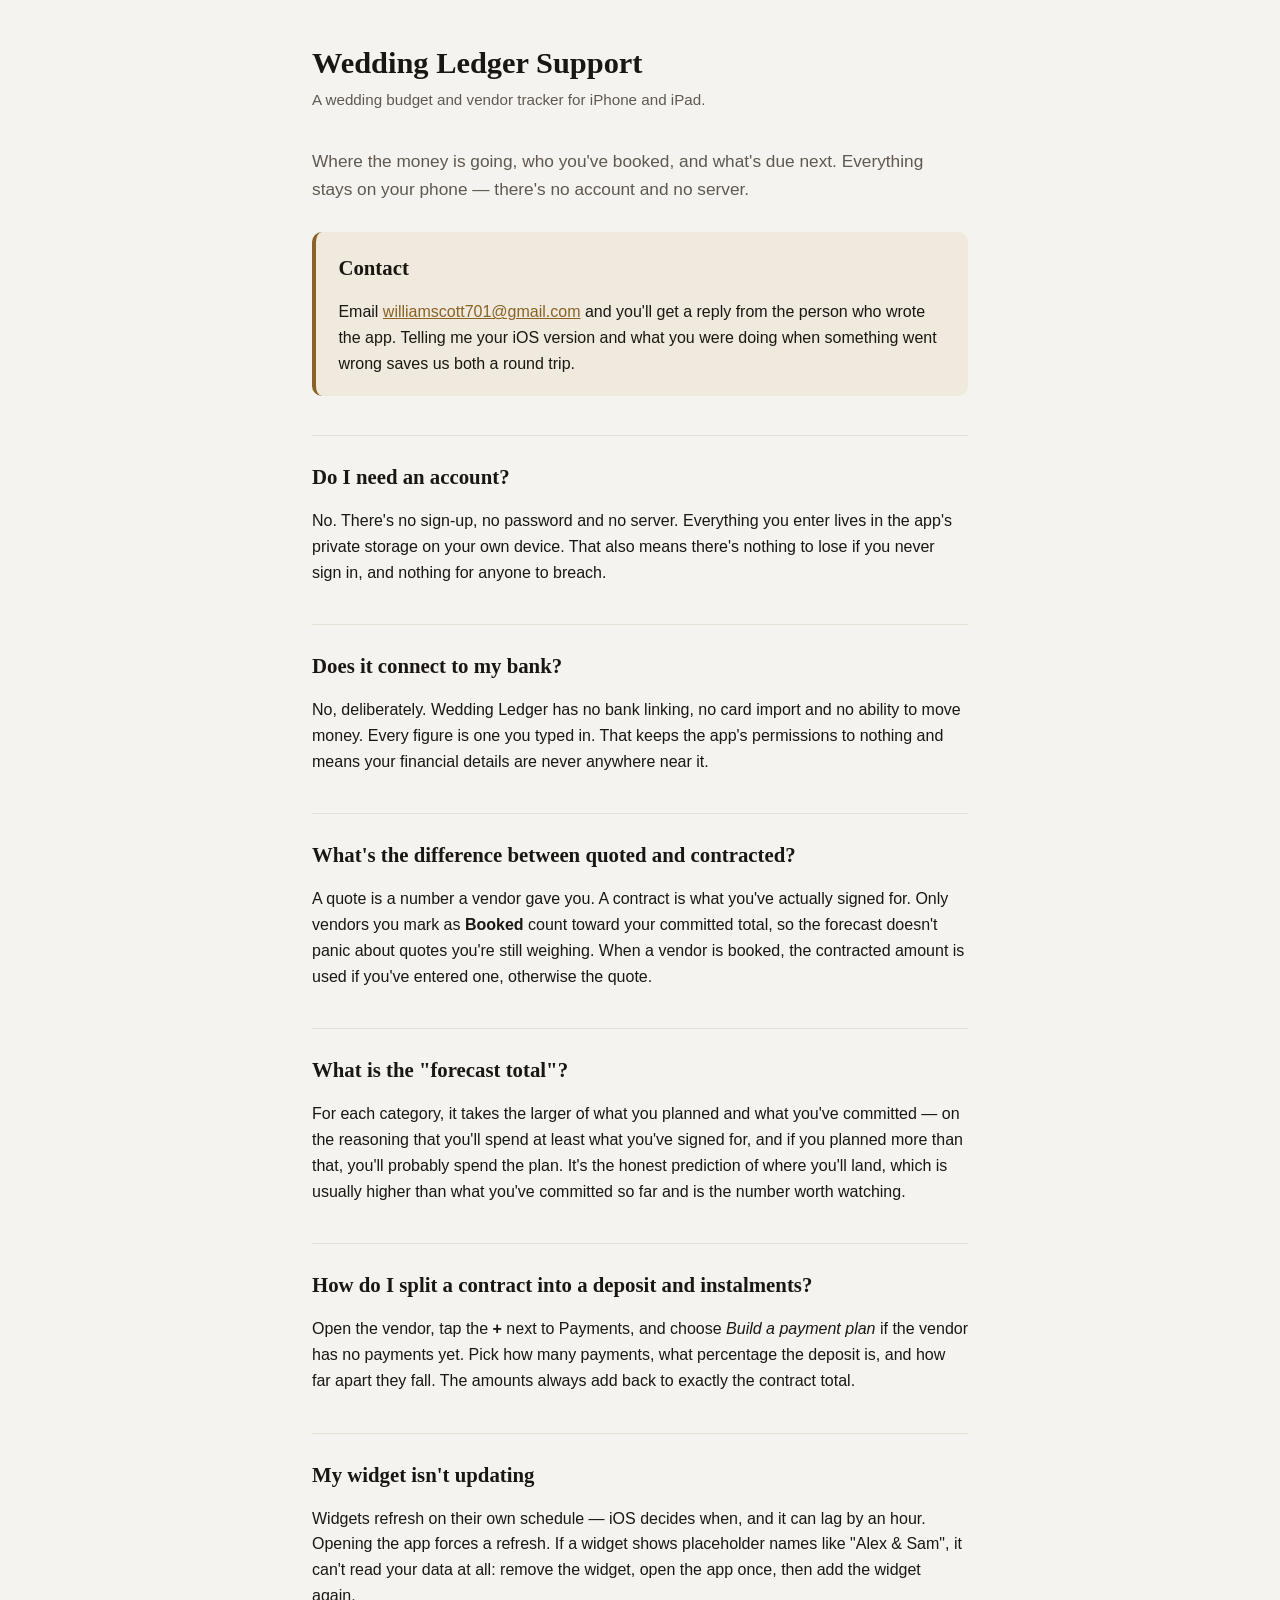
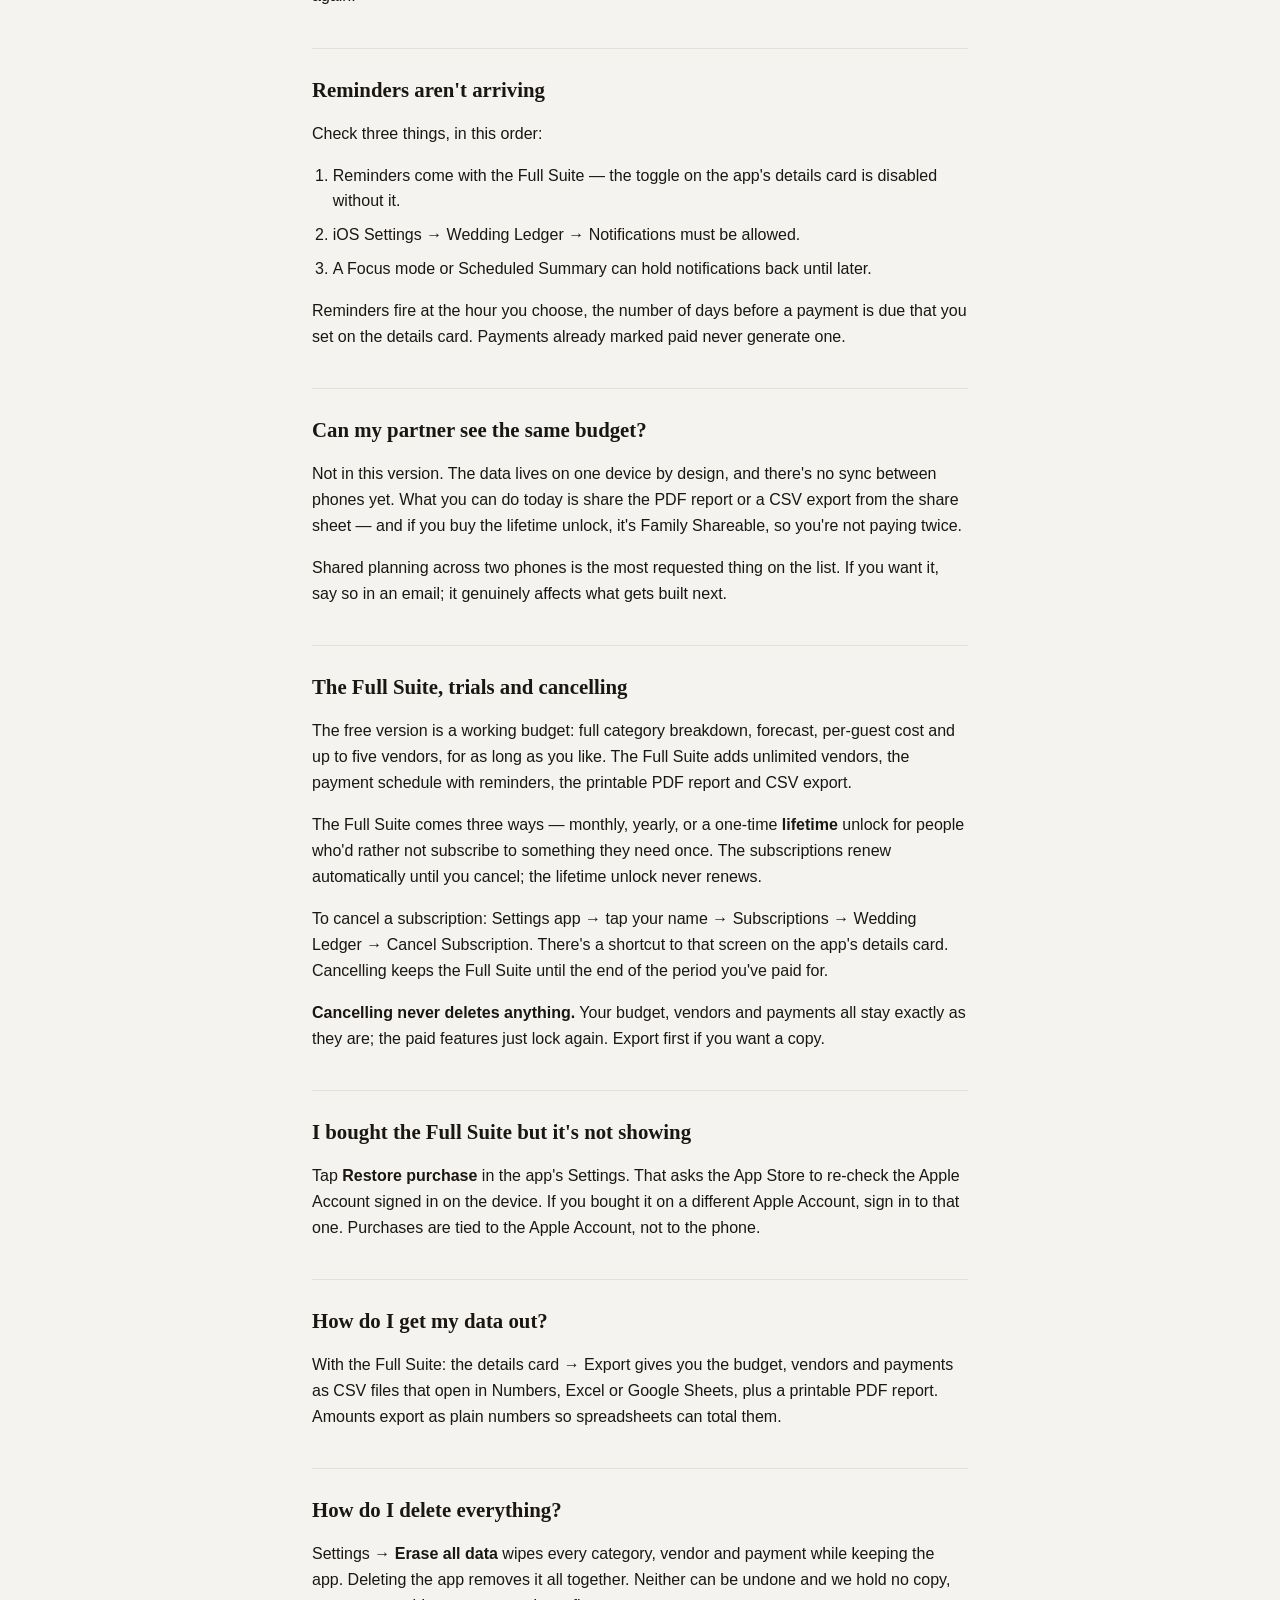
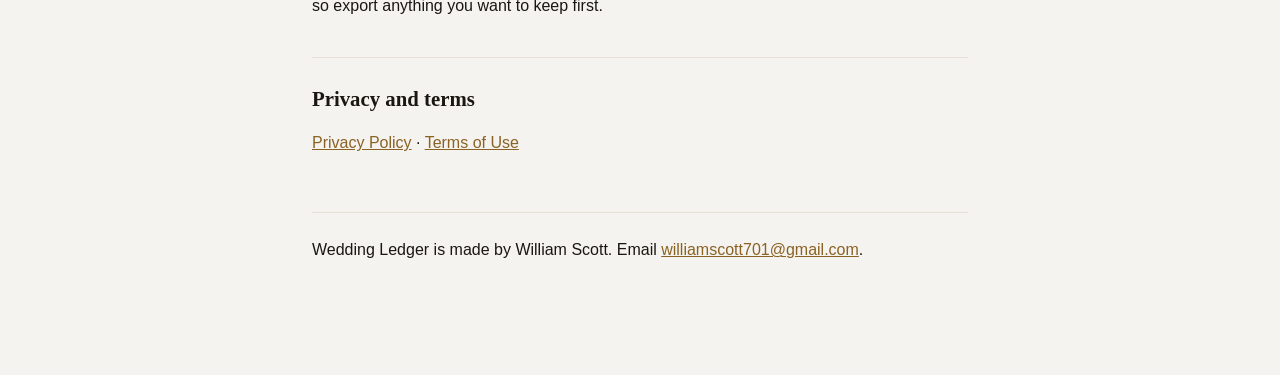
<file: index.html>
<!DOCTYPE html>
<html lang="en">
<head>
<meta charset="UTF-8">
<meta name="viewport" content="width=device-width, initial-scale=1">
<title>Wedding Ledger Support</title>
<meta name="description" content="Support, FAQ and contact for Wedding Ledger, a wedding budget and vendor tracker for iOS.">
<link rel="stylesheet" href="style.css">
<meta name="apple-itunes-app" content="app-id=6821674912">
<meta property="og:title" content="Wedding Ledger Support">
<meta property="og:description" content="Support, FAQ and contact for Wedding Ledger, a wedding budget and vendor tracker for iOS.">
<meta property="og:type" content="website">
<meta property="og:url" content="https://williamscott701.github.io/weddingledger-support/">
</head>
<body>
<main>

  <h1>Wedding Ledger Support</h1>
  <p class="meta">A wedding budget and vendor tracker for iPhone and iPad.</p>

  <p class="lede">Where the money is going, who you've booked, and what's due next. Everything stays
  on your phone &mdash; there's no account and no server.</p>

  <div class="callout">
    <h2 id="contact">Contact</h2>
    <p>Email <a href="mailto:williamscott701@gmail.com?subject=Wedding%20Ledger">williamscott701@gmail.com</a>
    and you'll get a reply from the person who wrote the app. Telling me your iOS version and what
    you were doing when something went wrong saves us both a round trip.</p>
  </div>

  <h2>Do I need an account?</h2>
  <p>No. There's no sign-up, no password and no server. Everything you enter lives in the app's
  private storage on your own device. That also means there's nothing to lose if you never sign in,
  and nothing for anyone to breach.</p>

  <h2>Does it connect to my bank?</h2>
  <p>No, deliberately. Wedding Ledger has no bank linking, no card import and no ability to move
  money. Every figure is one you typed in. That keeps the app's permissions to nothing and means
  your financial details are never anywhere near it.</p>

  <h2>What's the difference between quoted and contracted?</h2>
  <p>A quote is a number a vendor gave you. A contract is what you've actually signed for. Only
  vendors you mark as <strong>Booked</strong> count toward your committed total, so the forecast
  doesn't panic about quotes you're still weighing. When a vendor is booked, the contracted amount is
  used if you've entered one, otherwise the quote.</p>

  <h2>What is the "forecast total"?</h2>
  <p>For each category, it takes the larger of what you planned and what you've committed &mdash; on
  the reasoning that you'll spend at least what you've signed for, and if you planned more than that,
  you'll probably spend the plan. It's the honest prediction of where you'll land, which is usually
  higher than what you've committed so far and is the number worth watching.</p>

  <h2>How do I split a contract into a deposit and instalments?</h2>
  <p>Open the vendor, tap the <strong>+</strong> next to Payments, and choose <em>Build a payment
  plan</em> if the vendor has no payments yet. Pick how many payments, what percentage the deposit
  is, and how far apart they fall. The amounts always add back to exactly the contract total.</p>

  <h2>My widget isn't updating</h2>
  <p>Widgets refresh on their own schedule &mdash; iOS decides when, and it can lag by an hour.
  Opening the app forces a refresh. If a widget shows placeholder names like "Alex &amp; Sam", it
  can't read your data at all: remove the widget, open the app once, then add the widget again.</p>

  <h2>Reminders aren't arriving</h2>
  <p>Check three things, in this order:</p>
  <ol>
    <li>Reminders come with the Full Suite &mdash; the toggle on the app's details card is disabled without it.</li>
    <li>iOS Settings &rarr; Wedding Ledger &rarr; Notifications must be allowed.</li>
    <li>A Focus mode or Scheduled Summary can hold notifications back until later.</li>
  </ol>
  <p>Reminders fire at the hour you choose, the number of days before a payment is due that you set
  on the details card. Payments already marked paid never generate one.</p>

  <h2>Can my partner see the same budget?</h2>
  <p>Not in this version. The data lives on one device by design, and there's no sync between phones
  yet. What you can do today is share the PDF report or a CSV export from the share sheet &mdash;
  and if you buy the lifetime unlock, it's Family Shareable, so you're not paying twice.</p>
  <p>Shared planning across two phones is the most requested thing on the list. If you want it, say
  so in an email; it genuinely affects what gets built next.</p>

  <h2>The Full Suite, trials and cancelling</h2>
  <p>The free version is a working budget: full category breakdown, forecast, per-guest cost and up
  to five vendors, for as long as you like. The Full Suite adds unlimited vendors, the payment schedule with
  reminders, the printable PDF report and CSV export.</p>
  <p>The Full Suite comes three ways &mdash; monthly, yearly, or a one-time <strong>lifetime</strong> unlock for
  people who'd rather not subscribe to something they need once. The subscriptions renew
  automatically until you cancel; the lifetime unlock never renews.</p>
  <p>To cancel a subscription: Settings app &rarr; tap your name &rarr; Subscriptions &rarr; Wedding
  Ledger &rarr; Cancel Subscription. There's a shortcut to that screen on the app's details card.
  Cancelling keeps the Full Suite until the end of the period you've paid for.</p>
  <p><strong>Cancelling never deletes anything.</strong> Your budget, vendors and payments all stay
  exactly as they are; the paid features just lock again. Export first if you want a copy.</p>

  <h2>I bought the Full Suite but it's not showing</h2>
  <p>Tap <strong>Restore purchase</strong> in the app's Settings. That asks the App Store to re-check
  the Apple Account signed in on the device. If you bought it on a different Apple Account, sign in
  to that one. Purchases are tied to the Apple Account, not to the phone.</p>

  <h2>How do I get my data out?</h2>
  <p>With the Full Suite: the details card &rarr; Export gives you the budget, vendors and payments as CSV files that
  open in Numbers, Excel or Google Sheets, plus a printable PDF report. Amounts export as plain
  numbers so spreadsheets can total them.</p>

  <h2>How do I delete everything?</h2>
  <p>Settings &rarr; <strong>Erase all data</strong> wipes every category, vendor and payment while
  keeping the app. Deleting the app removes it all together. Neither can be undone and we hold no
  copy, so export anything you want to keep first.</p>

  <h2>Privacy and terms</h2>
  <p><a href="privacy.html">Privacy Policy</a> &middot; <a href="terms.html">Terms of Use</a></p>

  <footer>
    <p>Wedding Ledger is made by William Scott.
    Email <a href="mailto:williamscott701@gmail.com">williamscott701@gmail.com</a>.</p>
  </footer>
</main>
</body>
</html>
</file>
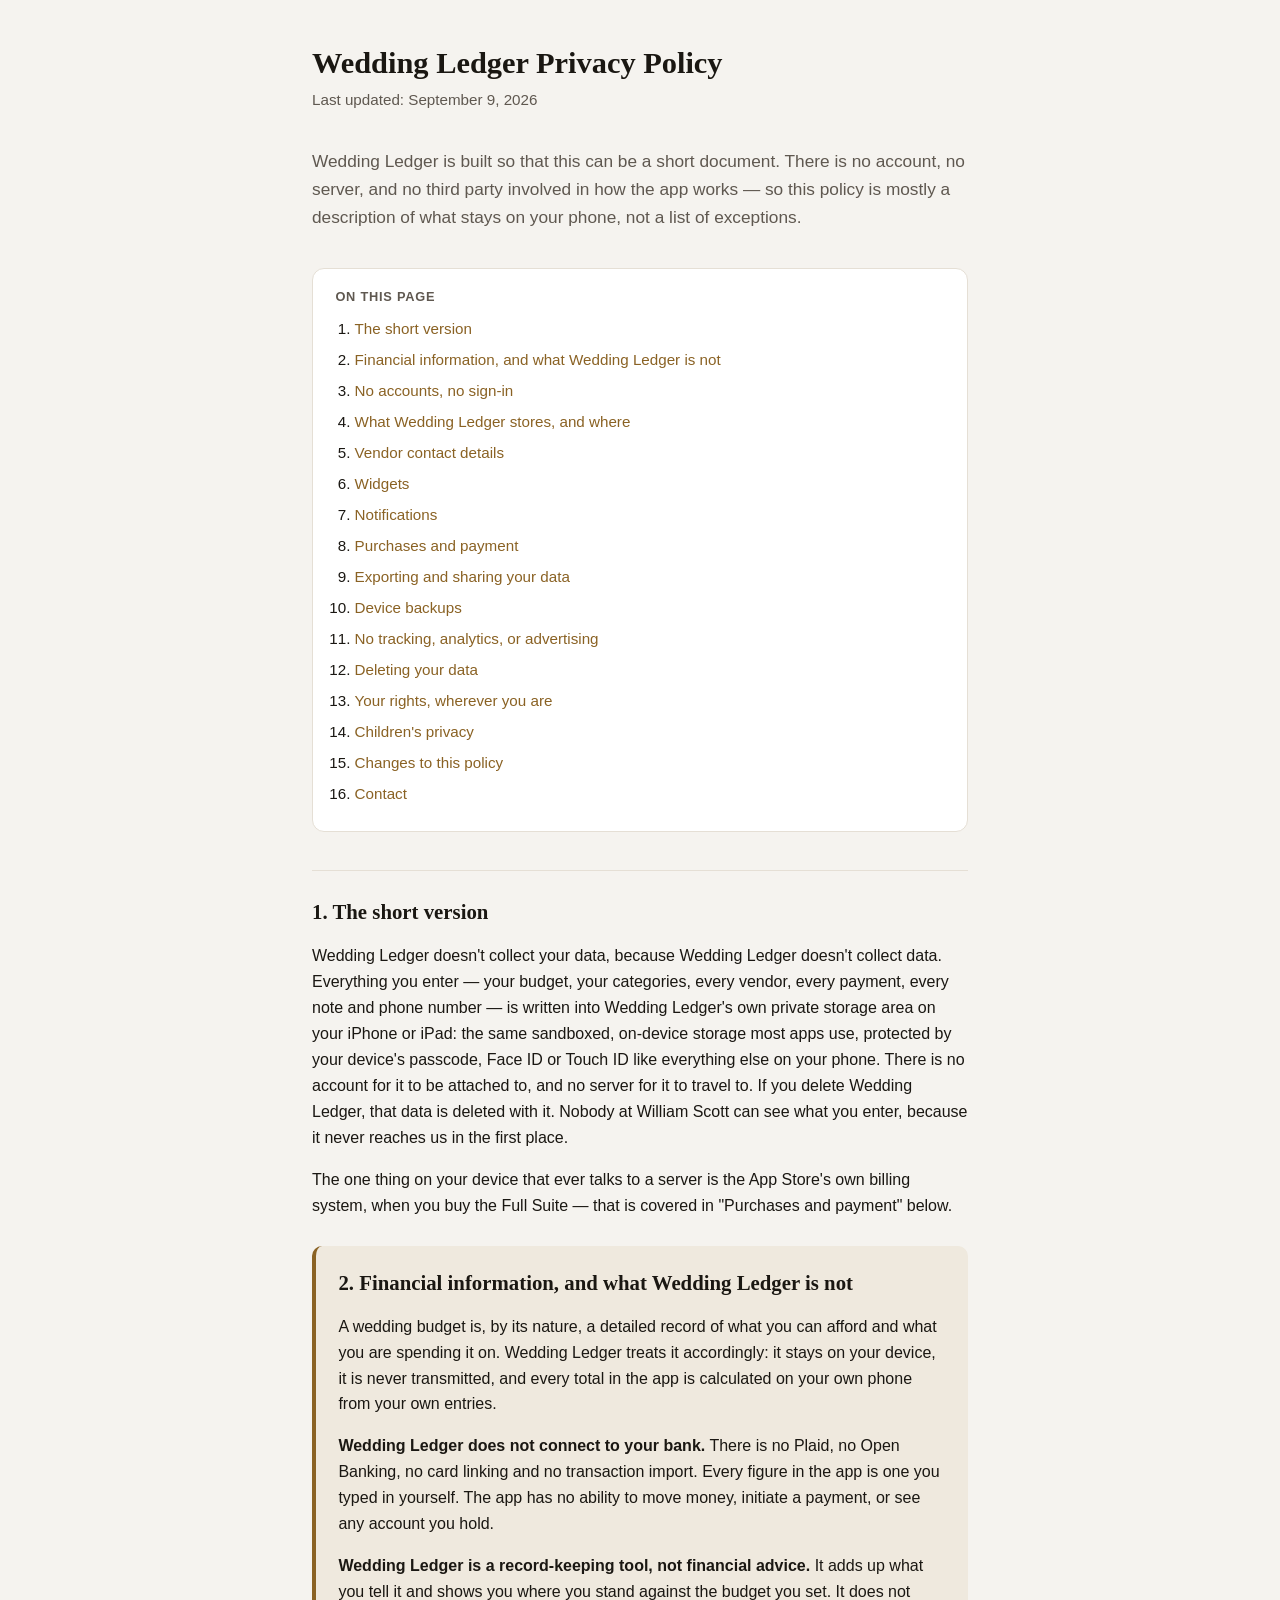
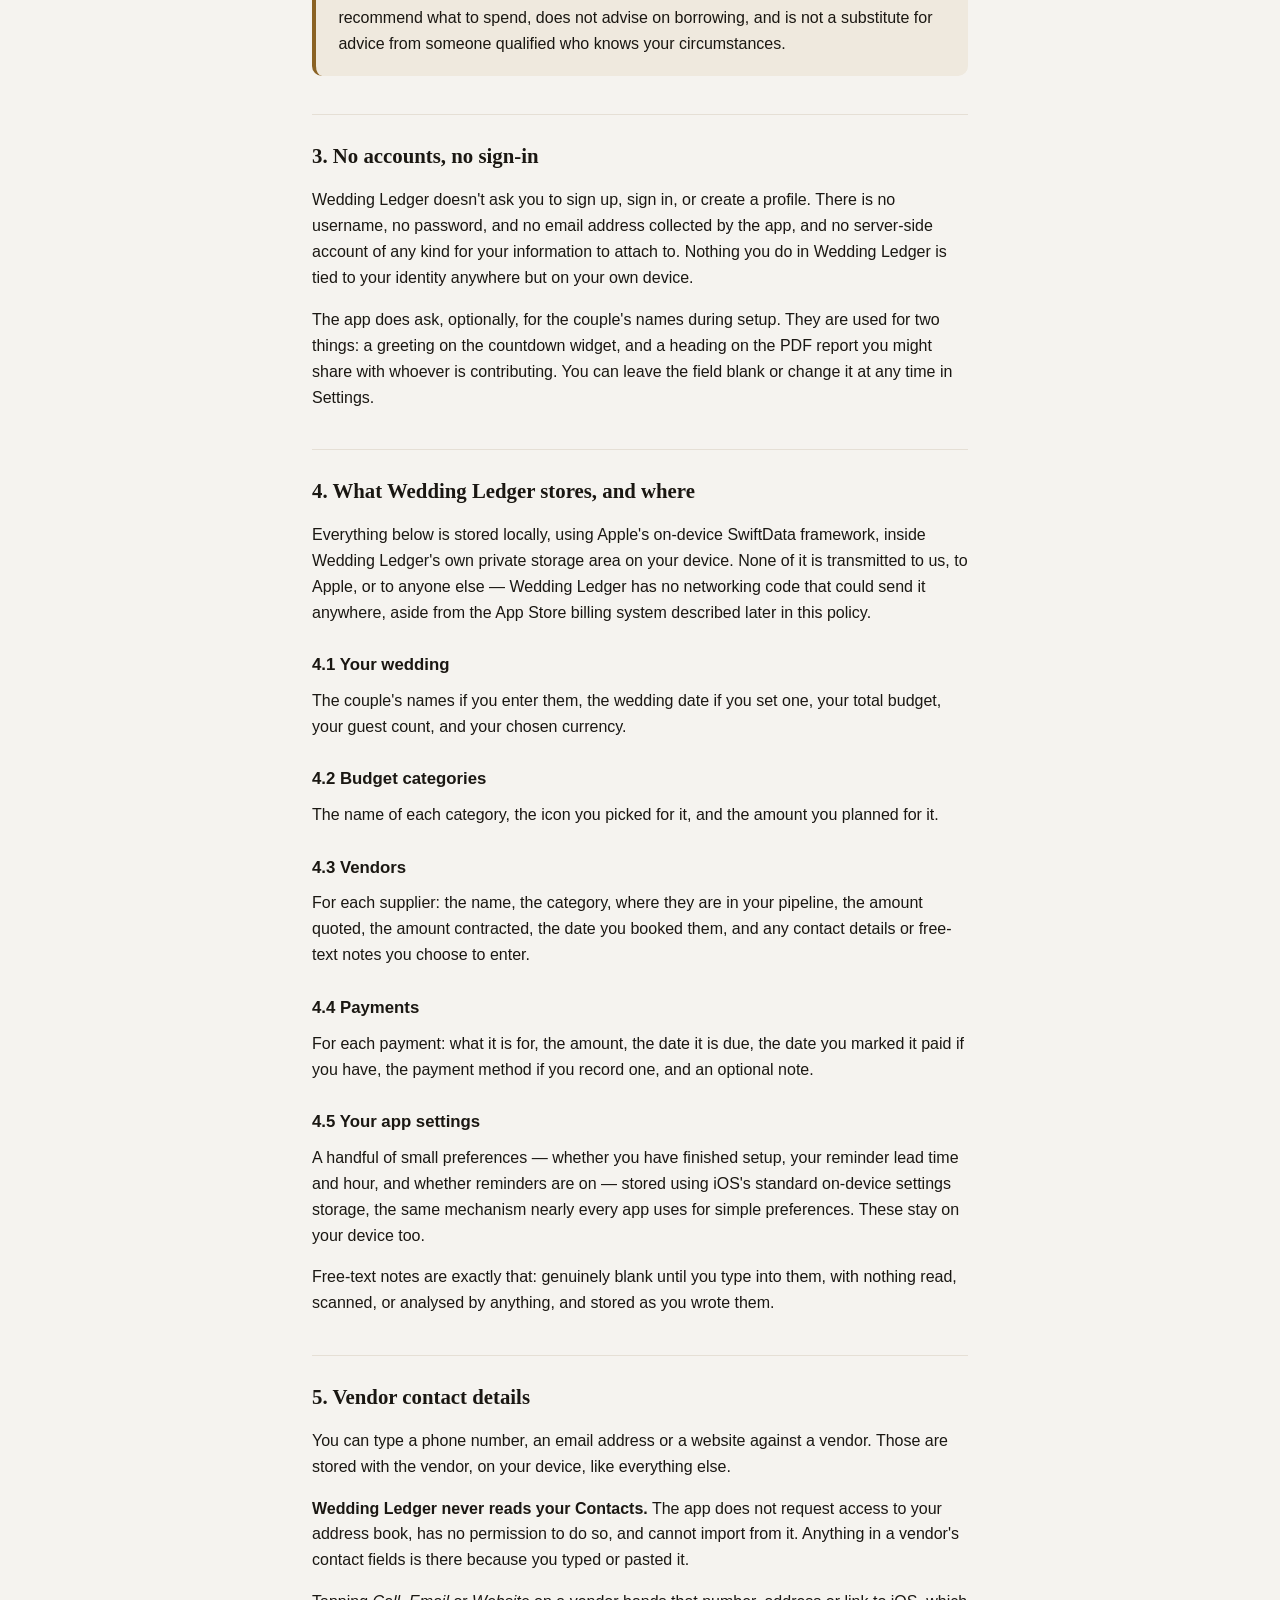
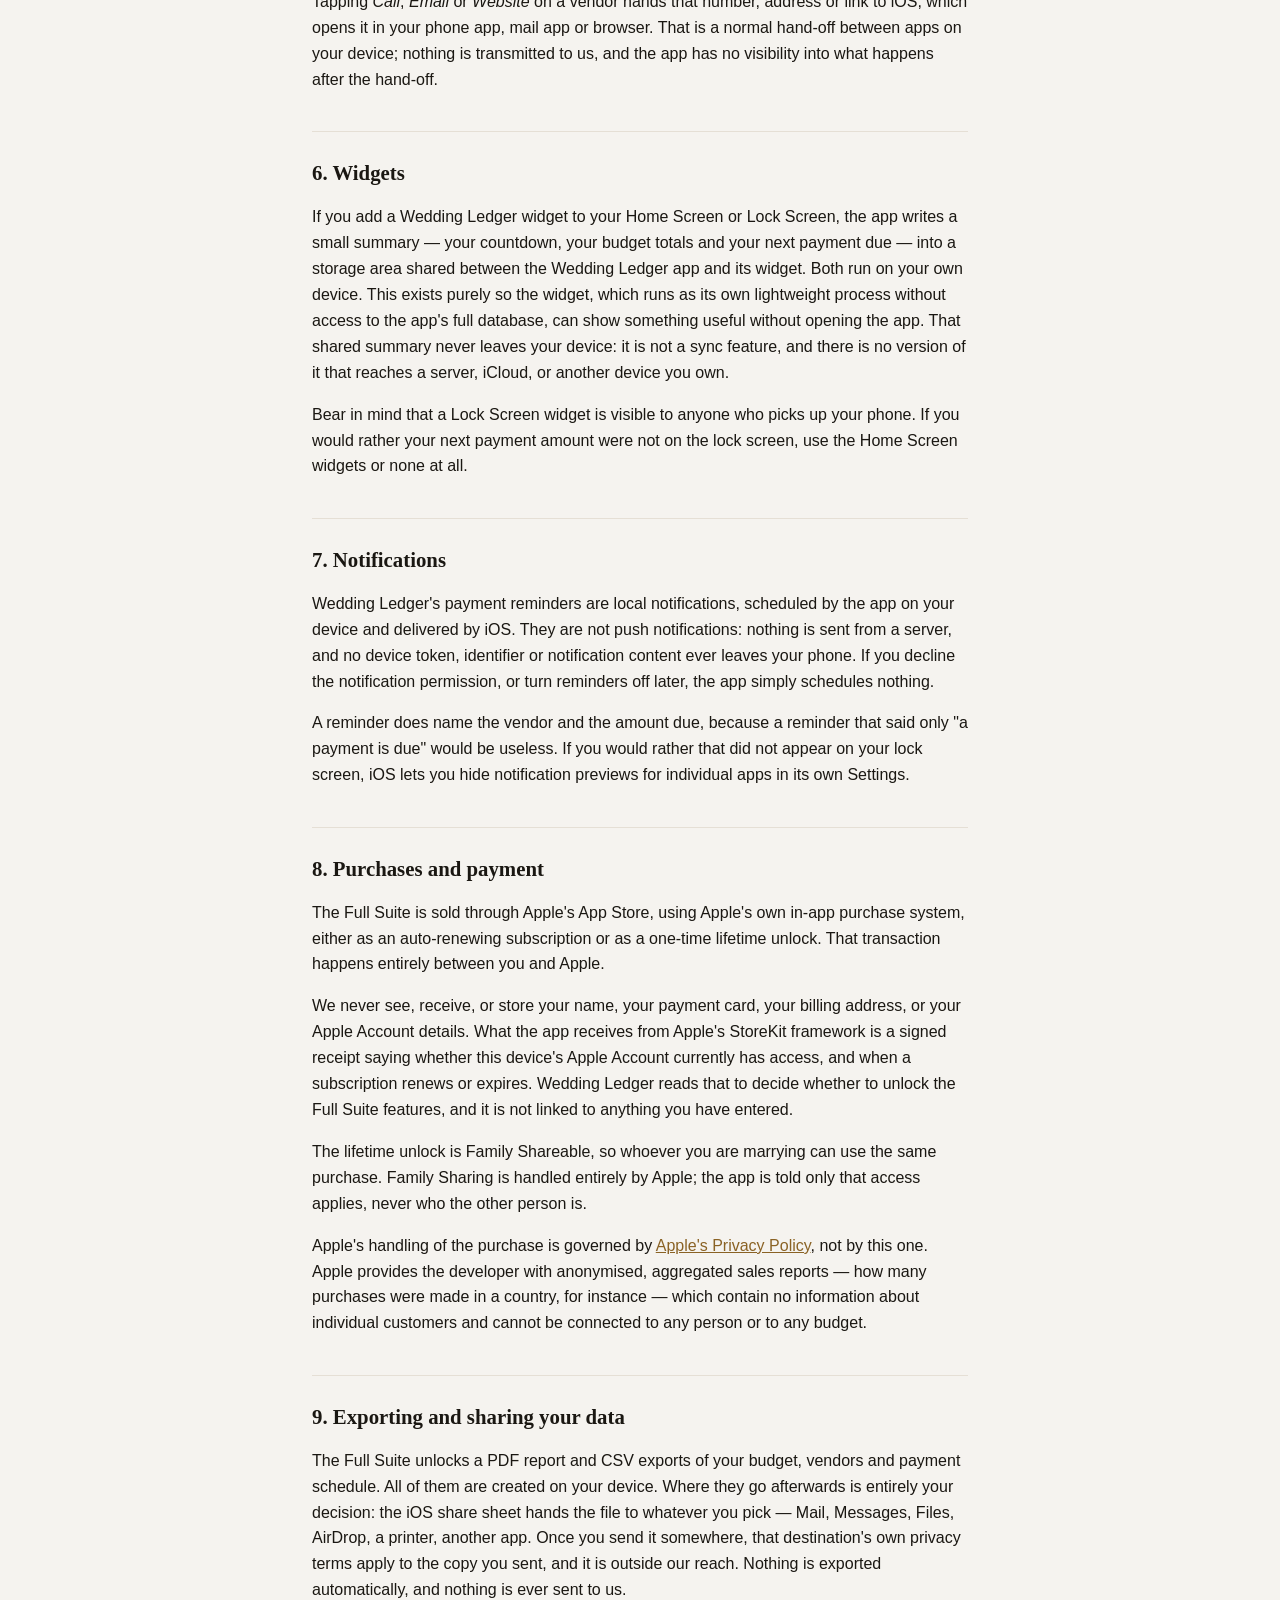
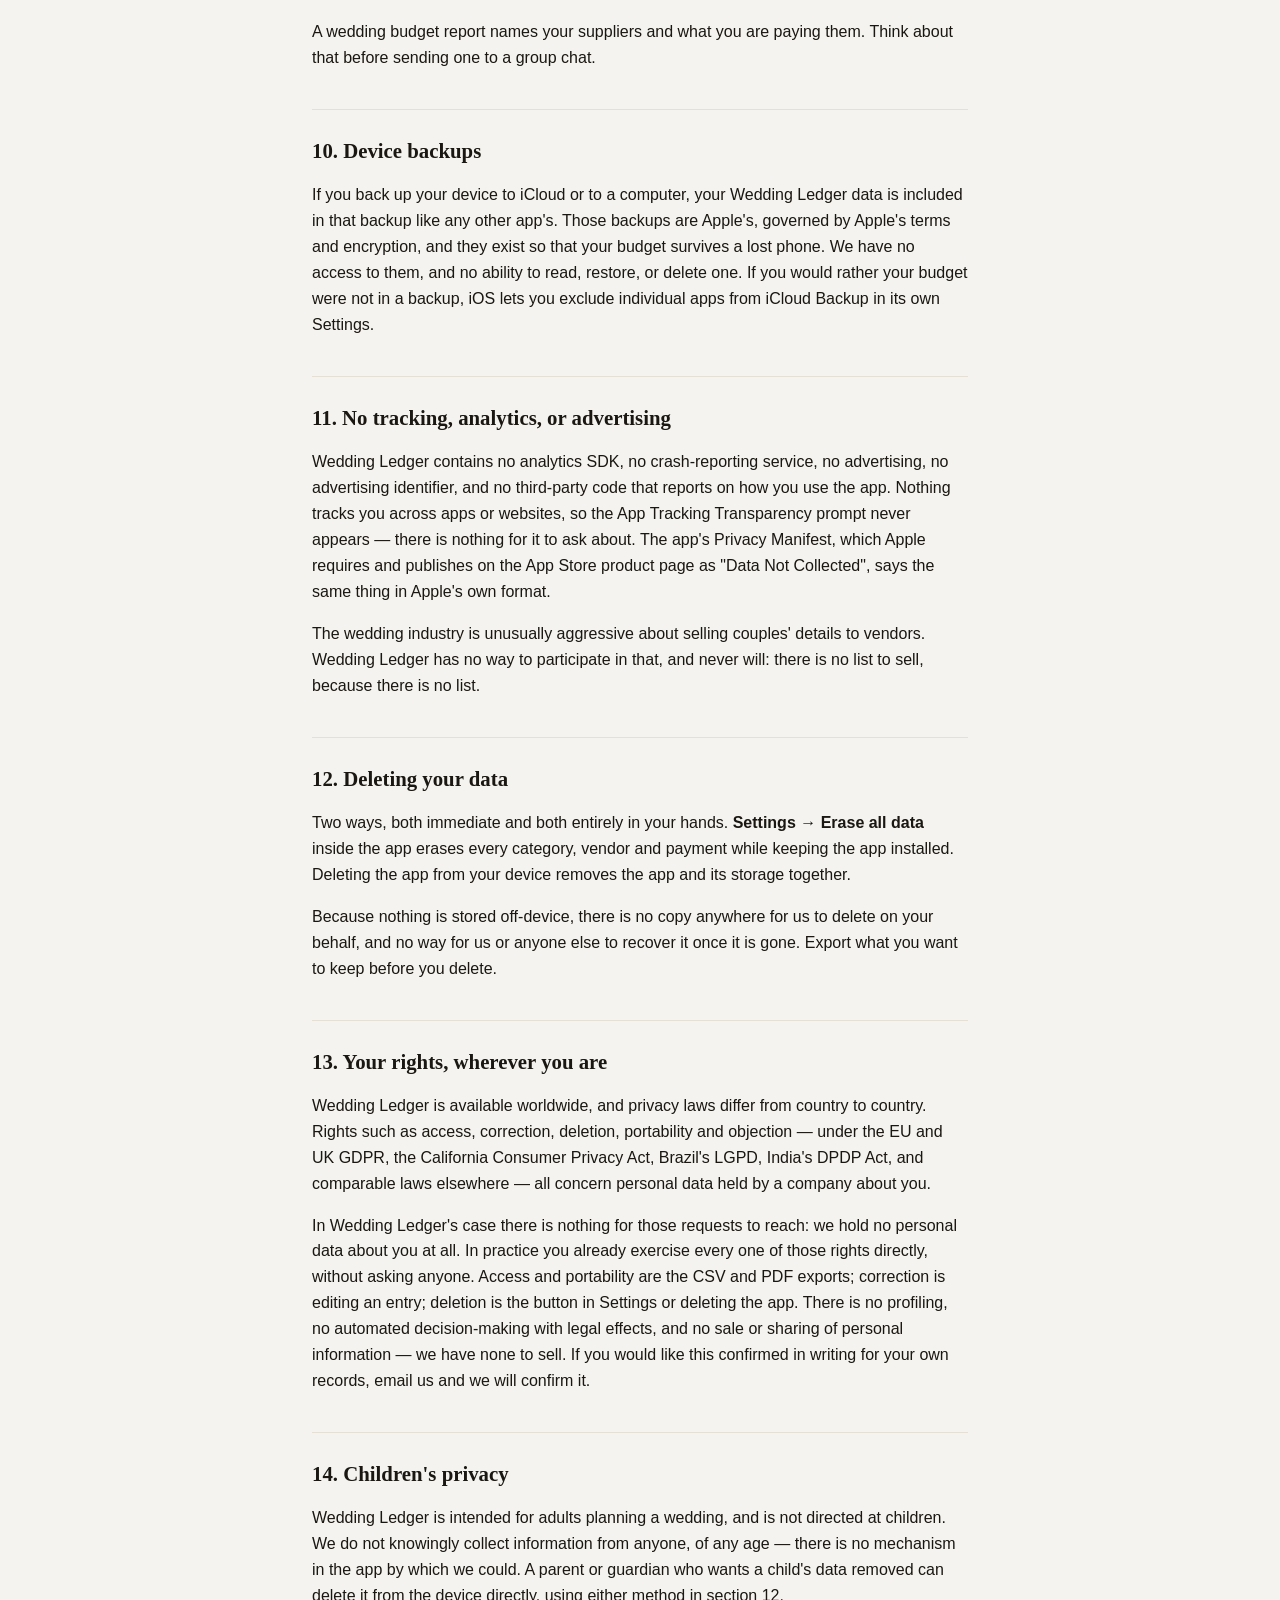
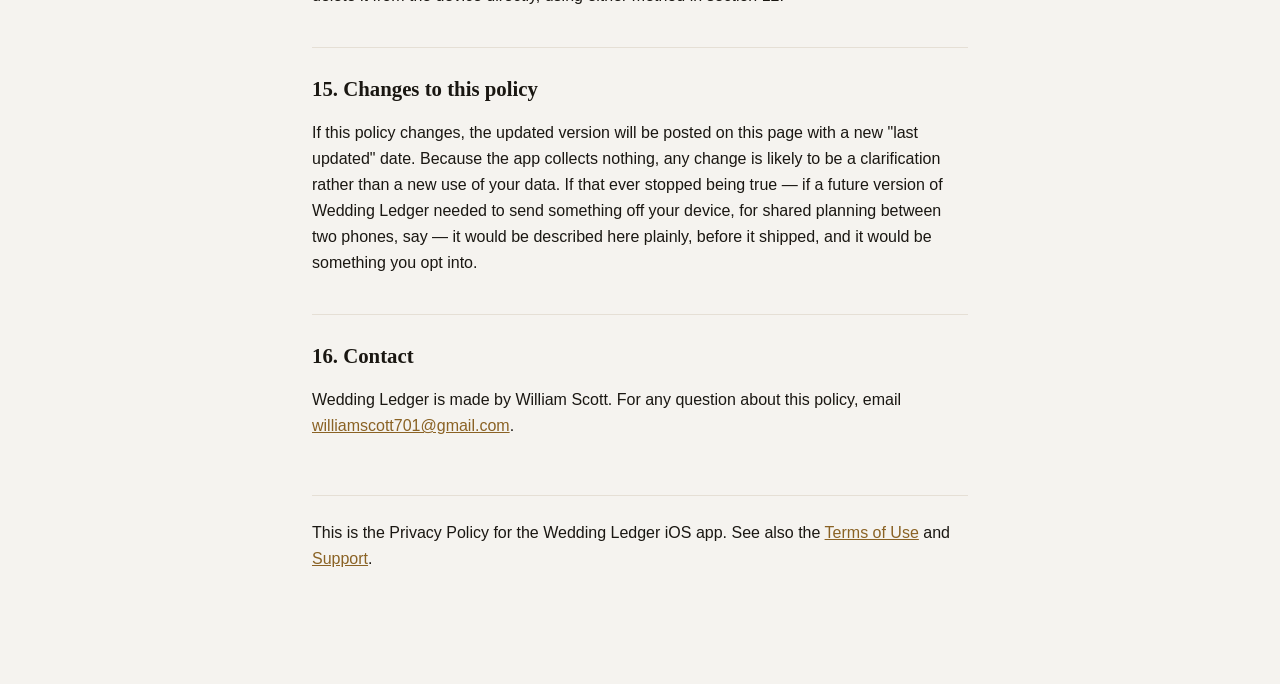
<file: privacy.html>
<!DOCTYPE html>
<html lang="en">
<head>
<meta charset="UTF-8">
<meta name="viewport" content="width=device-width, initial-scale=1">
<title>Wedding Ledger Privacy Policy</title>
<meta name="description" content="Privacy policy for Wedding Ledger, a wedding budget and vendor tracker for iOS. No account, no server, nothing leaves your device.">
<link rel="stylesheet" href="style.css">
<meta name="apple-itunes-app" content="app-id=6821674912">
<meta property="og:title" content="Wedding Ledger Privacy Policy">
<meta property="og:description" content="Privacy policy for Wedding Ledger, a wedding budget and vendor tracker for iOS. No account, no server, nothing leaves your device.">
<meta property="og:type" content="website">
<meta property="og:url" content="https://williamscott701.github.io/weddingledger-support/privacy.html">
</head>
<body>
<main>

  <h1>Wedding Ledger Privacy Policy</h1>
  <p class="meta">Last updated: September 9, 2026</p>

  <p class="lede">Wedding Ledger is built so that this can be a short document. There is no account,
  no server, and no third party involved in how the app works &mdash; so this policy is mostly a
  description of what stays on your phone, not a list of exceptions.</p>

  <nav class="toc" aria-label="Table of contents">
    <p>On this page</p>
    <ol>
      <li><a href="#overview">The short version</a></li>
      <li><a href="#financial">Financial information, and what Wedding Ledger is not</a></li>
      <li><a href="#no-accounts">No accounts, no sign-in</a></li>
      <li><a href="#what-we-store">What Wedding Ledger stores, and where</a></li>
      <li><a href="#contacts">Vendor contact details</a></li>
      <li><a href="#widgets">Widgets</a></li>
      <li><a href="#notifications">Notifications</a></li>
      <li><a href="#purchases">Purchases and payment</a></li>
      <li><a href="#export">Exporting and sharing your data</a></li>
      <li><a href="#backups">Device backups</a></li>
      <li><a href="#no-tracking">No tracking, analytics, or advertising</a></li>
      <li><a href="#deleting">Deleting your data</a></li>
      <li><a href="#rights">Your rights, wherever you are</a></li>
      <li><a href="#childrens-privacy">Children's privacy</a></li>
      <li><a href="#changes">Changes to this policy</a></li>
      <li><a href="#contact">Contact</a></li>
    </ol>
  </nav>

  <h2 id="overview">1. The short version</h2>
  <p>Wedding Ledger doesn't collect your data, because Wedding Ledger doesn't collect data.
  Everything you enter &mdash; your budget, your categories, every vendor, every payment, every note
  and phone number &mdash; is written into Wedding Ledger's own private storage area on your iPhone
  or iPad: the same sandboxed, on-device storage most apps use, protected by your device's passcode,
  Face&nbsp;ID or Touch&nbsp;ID like everything else on your phone. There is no account for it to be
  attached to, and no server for it to travel to. If you delete Wedding Ledger, that data is deleted
  with it. Nobody at William Scott can see what you enter, because it never reaches us in the first
  place.</p>
  <p>The one thing on your device that ever talks to a server is the App Store's own billing system,
  when you buy the Full Suite &mdash; that is covered in "Purchases and payment" below.</p>

  <div class="callout">
    <h2 id="financial">2. Financial information, and what Wedding Ledger is not</h2>
    <p>A wedding budget is, by its nature, a detailed record of what you can afford and what you are
    spending it on. Wedding Ledger treats it accordingly: it stays on your device, it is never
    transmitted, and every total in the app is calculated on your own phone from your own entries.</p>
    <p><strong>Wedding Ledger does not connect to your bank.</strong> There is no Plaid, no Open
    Banking, no card linking and no transaction import. Every figure in the app is one you typed in
    yourself. The app has no ability to move money, initiate a payment, or see any account you hold.</p>
    <p><strong>Wedding Ledger is a record-keeping tool, not financial advice.</strong> It adds up
    what you tell it and shows you where you stand against the budget you set. It does not recommend
    what to spend, does not advise on borrowing, and is not a substitute for advice from someone
    qualified who knows your circumstances.</p>
  </div>

  <h2 id="no-accounts">3. No accounts, no sign-in</h2>
  <p>Wedding Ledger doesn't ask you to sign up, sign in, or create a profile. There is no username,
  no password, and no email address collected by the app, and no server-side account of any kind for
  your information to attach to. Nothing you do in Wedding Ledger is tied to your identity anywhere
  but on your own device.</p>
  <p>The app does ask, optionally, for the couple's names during setup. They are used for two
  things: a greeting on the countdown widget, and a heading on the PDF report you might share with
  whoever is contributing. You can leave the field blank or change it at any time in Settings.</p>

  <h2 id="what-we-store">4. What Wedding Ledger stores, and where</h2>
  <p>Everything below is stored locally, using Apple's on-device SwiftData framework, inside Wedding
  Ledger's own private storage area on your device. None of it is transmitted to us, to Apple, or to
  anyone else &mdash; Wedding Ledger has no networking code that could send it anywhere, aside from
  the App Store billing system described later in this policy.</p>

  <h3>4.1 Your wedding</h3>
  <p>The couple's names if you enter them, the wedding date if you set one, your total budget, your
  guest count, and your chosen currency.</p>

  <h3>4.2 Budget categories</h3>
  <p>The name of each category, the icon you picked for it, and the amount you planned for it.</p>

  <h3>4.3 Vendors</h3>
  <p>For each supplier: the name, the category, where they are in your pipeline, the amount quoted,
  the amount contracted, the date you booked them, and any contact details or free-text notes you
  choose to enter.</p>

  <h3>4.4 Payments</h3>
  <p>For each payment: what it is for, the amount, the date it is due, the date you marked it paid if
  you have, the payment method if you record one, and an optional note.</p>

  <h3>4.5 Your app settings</h3>
  <p>A handful of small preferences &mdash; whether you have finished setup, your reminder lead time
  and hour, and whether reminders are on &mdash; stored using iOS's standard on-device settings
  storage, the same mechanism nearly every app uses for simple preferences. These stay on your
  device too.</p>
  <p>Free-text notes are exactly that: genuinely blank until you type into them, with nothing read,
  scanned, or analysed by anything, and stored as you wrote them.</p>

  <h2 id="contacts">5. Vendor contact details</h2>
  <p>You can type a phone number, an email address or a website against a vendor. Those are stored
  with the vendor, on your device, like everything else.</p>
  <p><strong>Wedding Ledger never reads your Contacts.</strong> The app does not request access to
  your address book, has no permission to do so, and cannot import from it. Anything in a vendor's
  contact fields is there because you typed or pasted it.</p>
  <p>Tapping <em>Call</em>, <em>Email</em> or <em>Website</em> on a vendor hands that number,
  address or link to iOS, which opens it in your phone app, mail app or browser. That is a normal
  hand-off between apps on your device; nothing is transmitted to us, and the app has no visibility
  into what happens after the hand-off.</p>

  <h2 id="widgets">6. Widgets</h2>
  <p>If you add a Wedding Ledger widget to your Home Screen or Lock Screen, the app writes a small
  summary &mdash; your countdown, your budget totals and your next payment due &mdash; into a
  storage area shared between the Wedding Ledger app and its widget. Both run on your own device.
  This exists purely so the widget, which runs as its own lightweight process without access to the
  app's full database, can show something useful without opening the app. That shared summary never
  leaves your device: it is not a sync feature, and there is no version of it that reaches a server,
  iCloud, or another device you own.</p>
  <p>Bear in mind that a Lock Screen widget is visible to anyone who picks up your phone. If you
  would rather your next payment amount were not on the lock screen, use the Home Screen widgets or
  none at all.</p>

  <h2 id="notifications">7. Notifications</h2>
  <p>Wedding Ledger's payment reminders are local notifications, scheduled by the app on your device
  and delivered by iOS. They are not push notifications: nothing is sent from a server, and no
  device token, identifier or notification content ever leaves your phone. If you decline the
  notification permission, or turn reminders off later, the app simply schedules nothing.</p>
  <p>A reminder does name the vendor and the amount due, because a reminder that said only "a
  payment is due" would be useless. If you would rather that did not appear on your lock screen,
  iOS lets you hide notification previews for individual apps in its own Settings.</p>

  <h2 id="purchases">8. Purchases and payment</h2>
  <p>The Full Suite is sold through Apple's App Store, using Apple's own in-app purchase system,
  either as an auto-renewing subscription or as a one-time lifetime unlock. That transaction happens
  entirely between you and Apple.</p>
  <p>We never see, receive, or store your name, your payment card, your billing address, or your
  Apple Account details. What the app receives from Apple's StoreKit framework is a signed receipt
  saying whether this device's Apple Account currently has access, and when a subscription renews or
  expires. Wedding Ledger reads that to decide whether to unlock the Full Suite features, and it is not
  linked to anything you have entered.</p>
  <p>The lifetime unlock is Family Shareable, so whoever you are marrying can use the same purchase.
  Family Sharing is handled entirely by Apple; the app is told only that access applies, never who
  the other person is.</p>
  <p>Apple's handling of the purchase is governed by
  <a href="https://www.apple.com/legal/privacy/">Apple's Privacy Policy</a>, not by this one. Apple
  provides the developer with anonymised, aggregated sales reports &mdash; how many purchases were
  made in a country, for instance &mdash; which contain no information about individual customers
  and cannot be connected to any person or to any budget.</p>

  <h2 id="export">9. Exporting and sharing your data</h2>
  <p>The Full Suite unlocks a PDF report and CSV exports of your budget, vendors and payment schedule. All of
  them are created on your device. Where they go afterwards is entirely your decision: the iOS share
  sheet hands the file to whatever you pick &mdash; Mail, Messages, Files, AirDrop, a printer,
  another app. Once you send it somewhere, that destination's own privacy terms apply to the copy
  you sent, and it is outside our reach. Nothing is exported automatically, and nothing is ever sent
  to us.</p>
  <p>A wedding budget report names your suppliers and what you are paying them. Think about that
  before sending one to a group chat.</p>

  <h2 id="backups">10. Device backups</h2>
  <p>If you back up your device to iCloud or to a computer, your Wedding Ledger data is included in
  that backup like any other app's. Those backups are Apple's, governed by Apple's terms and
  encryption, and they exist so that your budget survives a lost phone. We have no access to them,
  and no ability to read, restore, or delete one. If you would rather your budget were not in a
  backup, iOS lets you exclude individual apps from iCloud Backup in its own Settings.</p>

  <h2 id="no-tracking">11. No tracking, analytics, or advertising</h2>
  <p>Wedding Ledger contains no analytics SDK, no crash-reporting service, no advertising, no
  advertising identifier, and no third-party code that reports on how you use the app. Nothing
  tracks you across apps or websites, so the App Tracking Transparency prompt never appears &mdash;
  there is nothing for it to ask about. The app's Privacy Manifest, which Apple requires and
  publishes on the App Store product page as "Data Not Collected", says the same thing in Apple's
  own format.</p>
  <p>The wedding industry is unusually aggressive about selling couples' details to vendors. Wedding
  Ledger has no way to participate in that, and never will: there is no list to sell, because there
  is no list.</p>

  <h2 id="deleting">12. Deleting your data</h2>
  <p>Two ways, both immediate and both entirely in your hands. <strong>Settings &rarr; Erase all
  data</strong> inside the app erases every category, vendor and payment while keeping the app
  installed. Deleting the app from your device removes the app and its storage together.</p>
  <p>Because nothing is stored off-device, there is no copy anywhere for us to delete on your behalf,
  and no way for us or anyone else to recover it once it is gone. Export what you want to keep before
  you delete.</p>

  <h2 id="rights">13. Your rights, wherever you are</h2>
  <p>Wedding Ledger is available worldwide, and privacy laws differ from country to country. Rights
  such as access, correction, deletion, portability and objection &mdash; under the EU and UK GDPR,
  the California Consumer Privacy Act, Brazil's LGPD, India's DPDP Act, and comparable laws
  elsewhere &mdash; all concern personal data held by a company about you.</p>
  <p>In Wedding Ledger's case there is nothing for those requests to reach: we hold no personal data
  about you at all. In practice you already exercise every one of those rights directly, without
  asking anyone. Access and portability are the CSV and PDF exports; correction is editing an entry;
  deletion is the button in Settings or deleting the app. There is no profiling, no automated
  decision-making with legal effects, and no sale or sharing of personal information &mdash; we have
  none to sell. If you would like this confirmed in writing for your own records, email us and we
  will confirm it.</p>

  <h2 id="childrens-privacy">14. Children's privacy</h2>
  <p>Wedding Ledger is intended for adults planning a wedding, and is not directed at children. We
  do not knowingly collect information from anyone, of any age &mdash; there is no mechanism in the
  app by which we could. A parent or guardian who wants a child's data removed can delete it from
  the device directly, using either method in section 12.</p>

  <h2 id="changes">15. Changes to this policy</h2>
  <p>If this policy changes, the updated version will be posted on this page with a new "last
  updated" date. Because the app collects nothing, any change is likely to be a clarification rather
  than a new use of your data. If that ever stopped being true &mdash; if a future version of
  Wedding Ledger needed to send something off your device, for shared planning between two phones,
  say &mdash; it would be described here plainly, before it shipped, and it would be something you
  opt into.</p>

  <h2 id="contact">16. Contact</h2>
  <p>Wedding Ledger is made by William Scott. For any question about this policy, email
  <a href="mailto:williamscott701@gmail.com">williamscott701@gmail.com</a>.</p>

  <footer>
    <p>This is the Privacy Policy for the Wedding Ledger iOS app. See also the
    <a href="terms.html">Terms of Use</a> and <a href="index.html">Support</a>.</p>
  </footer>
</main>
</body>
</html>
</file>
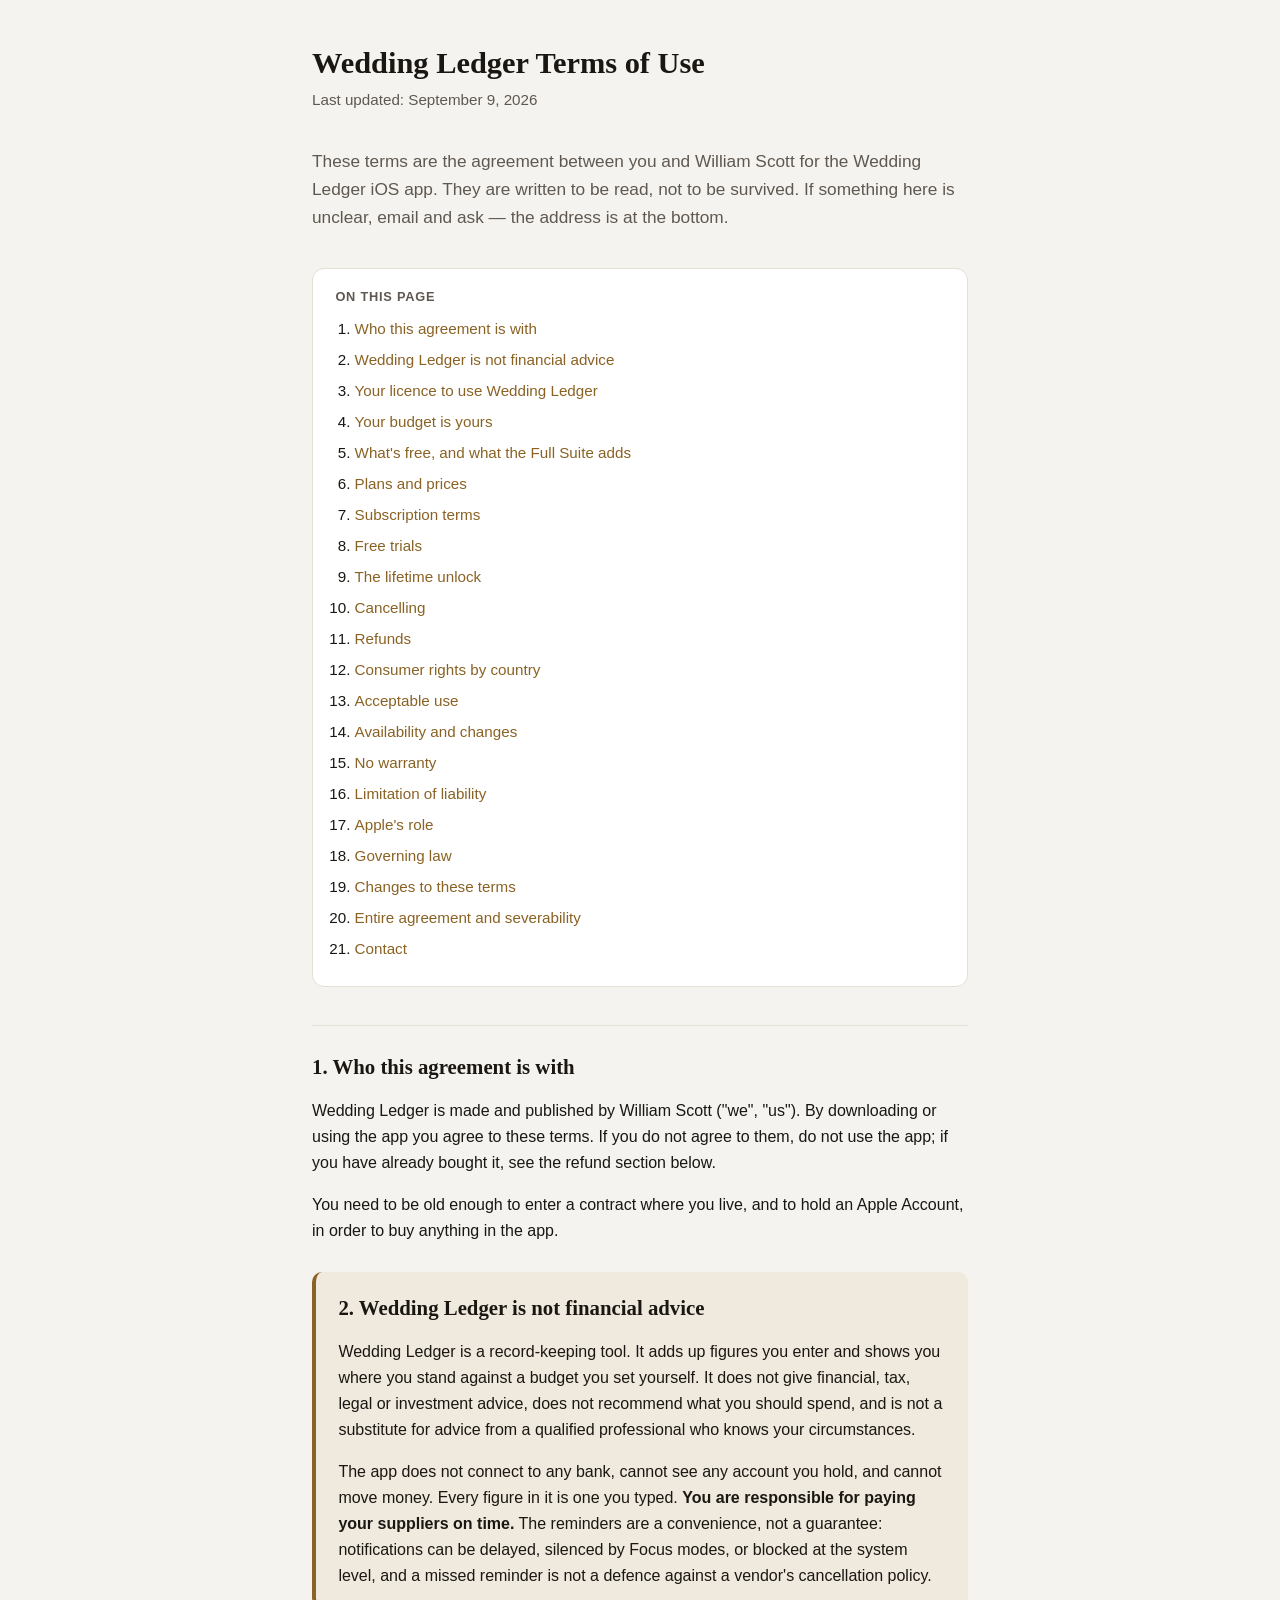
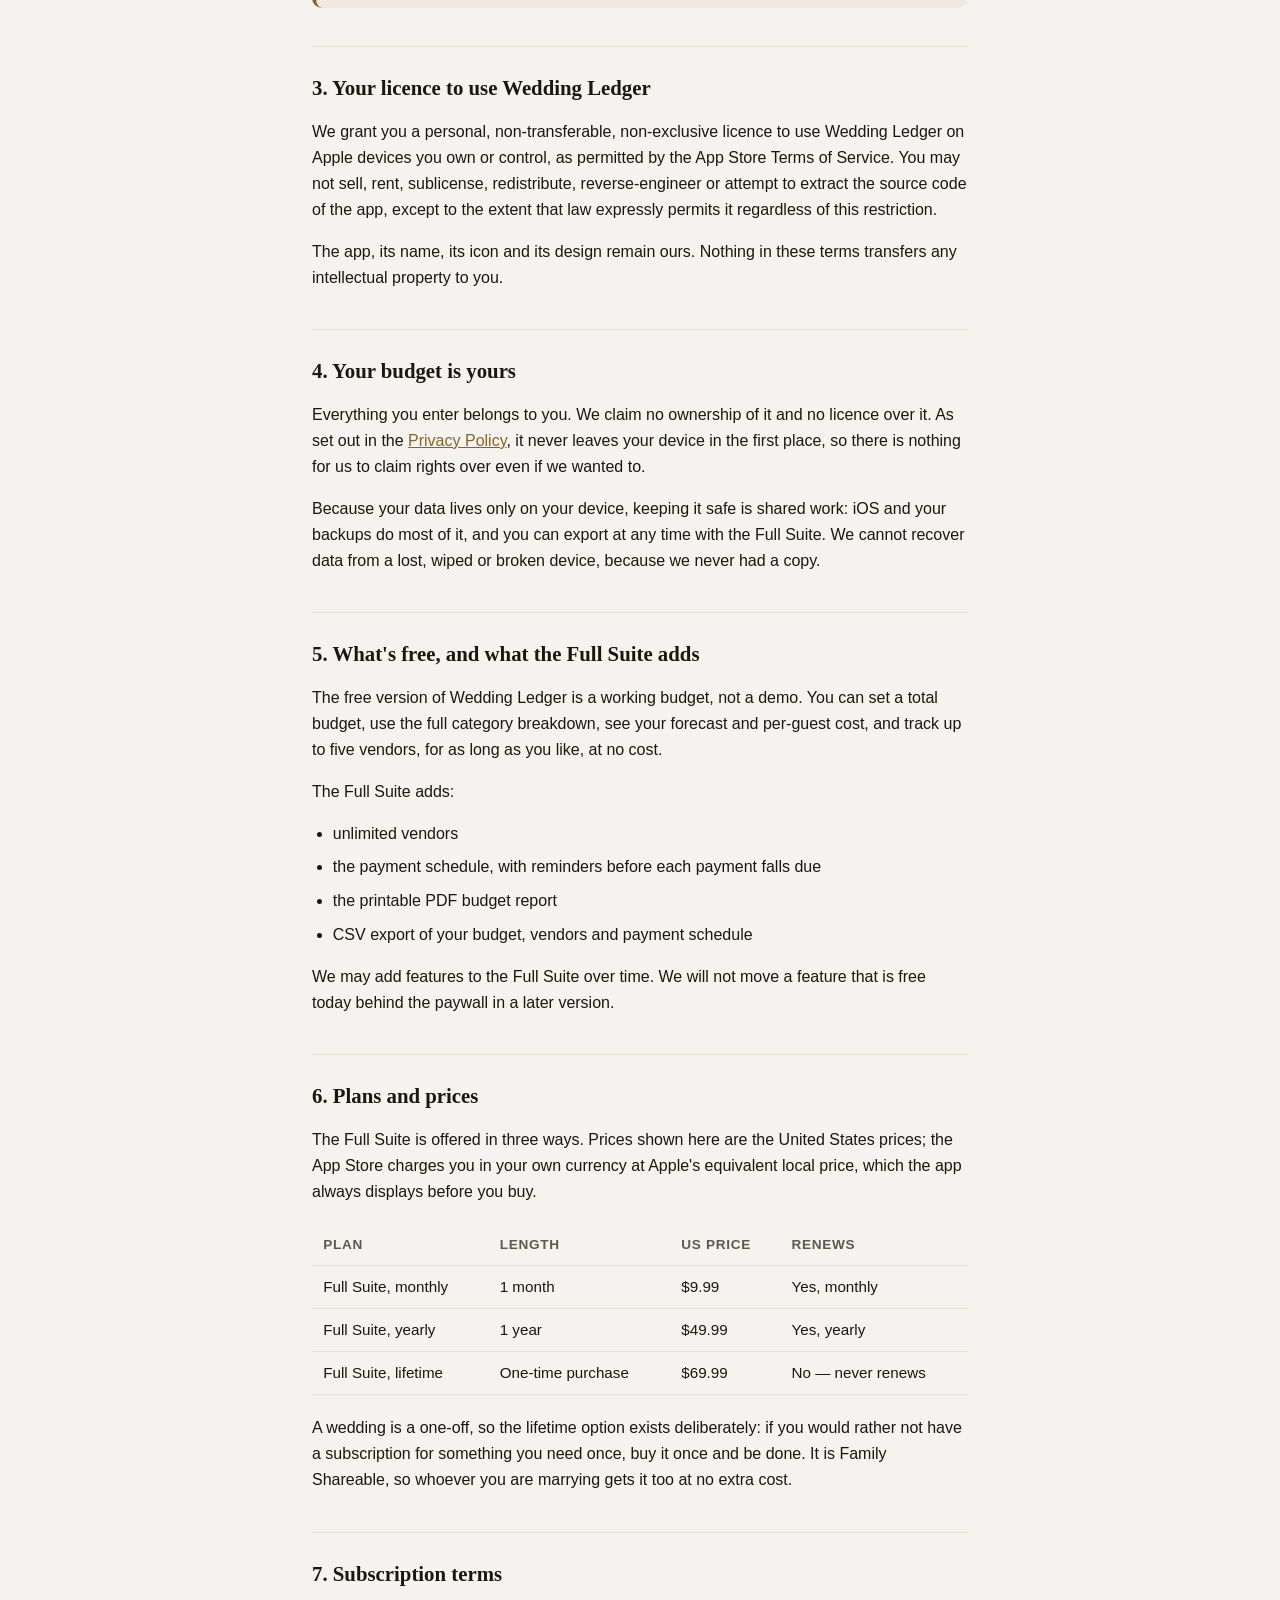
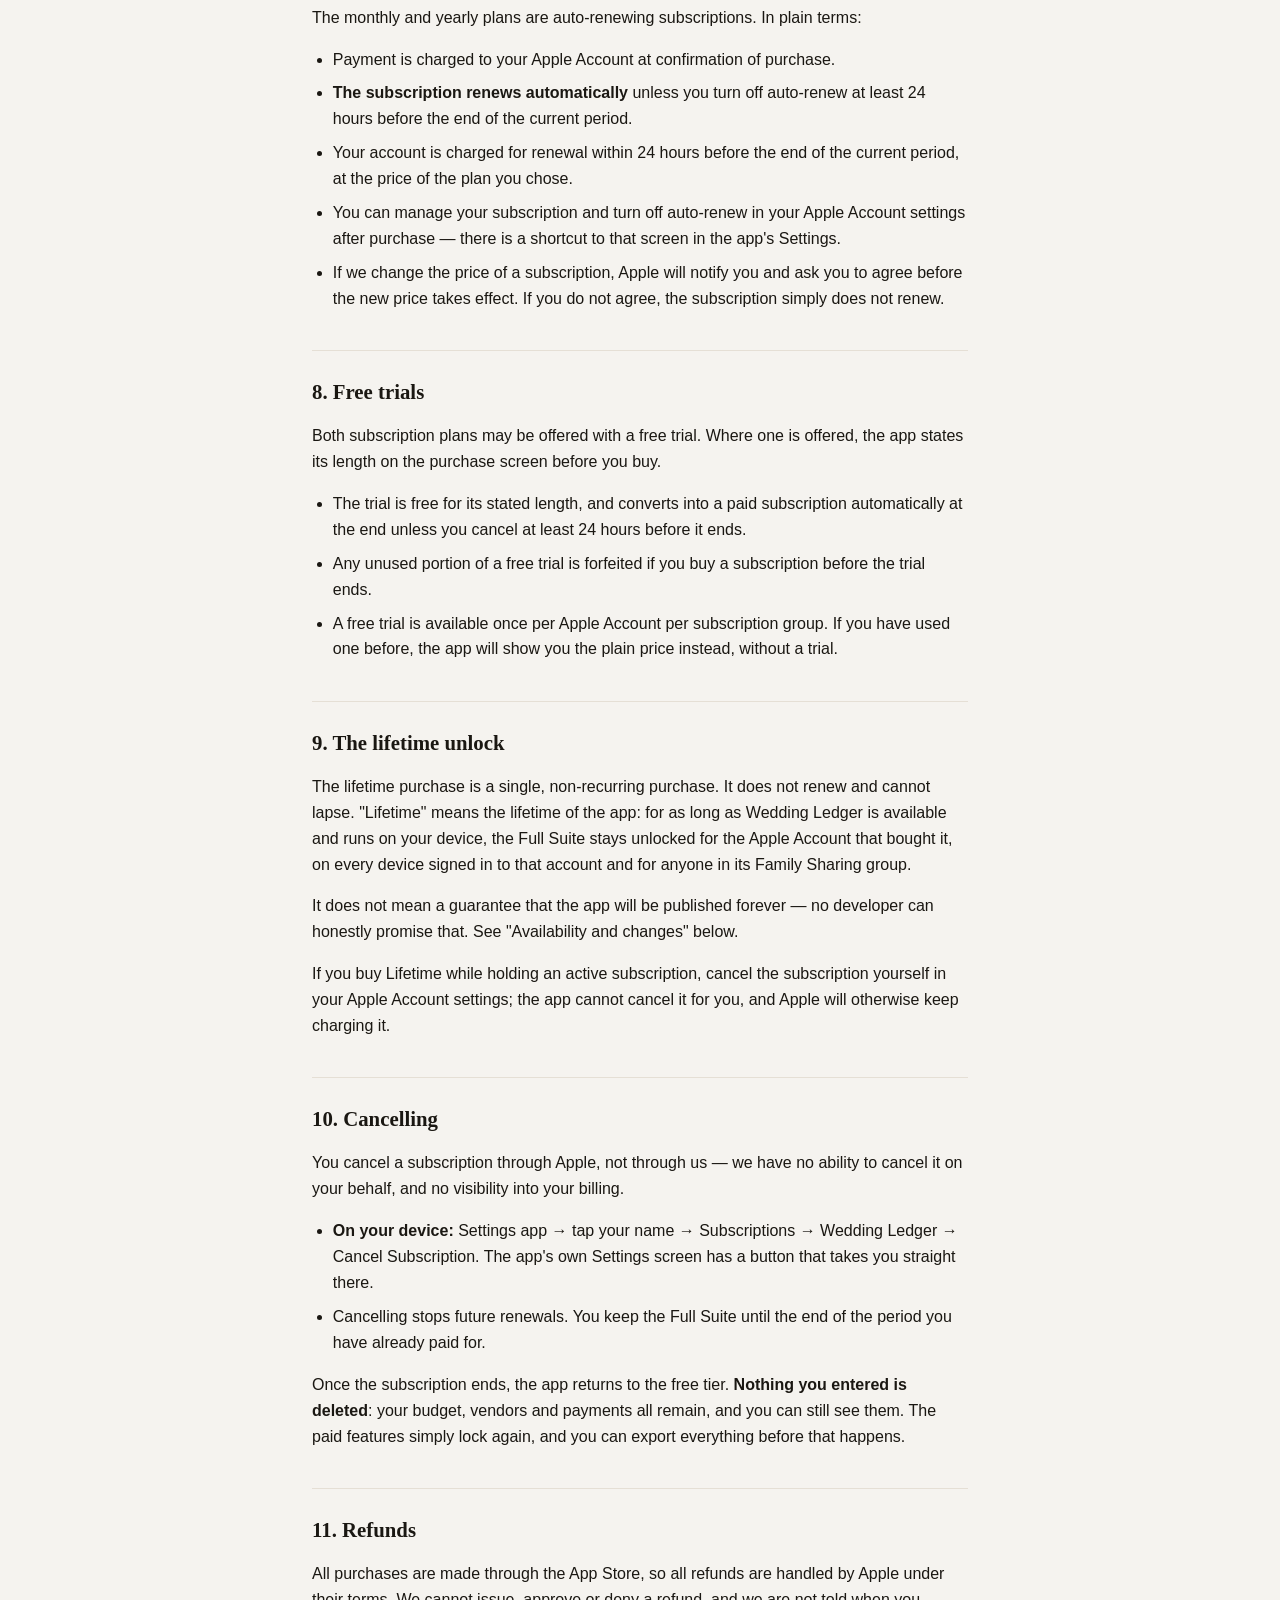
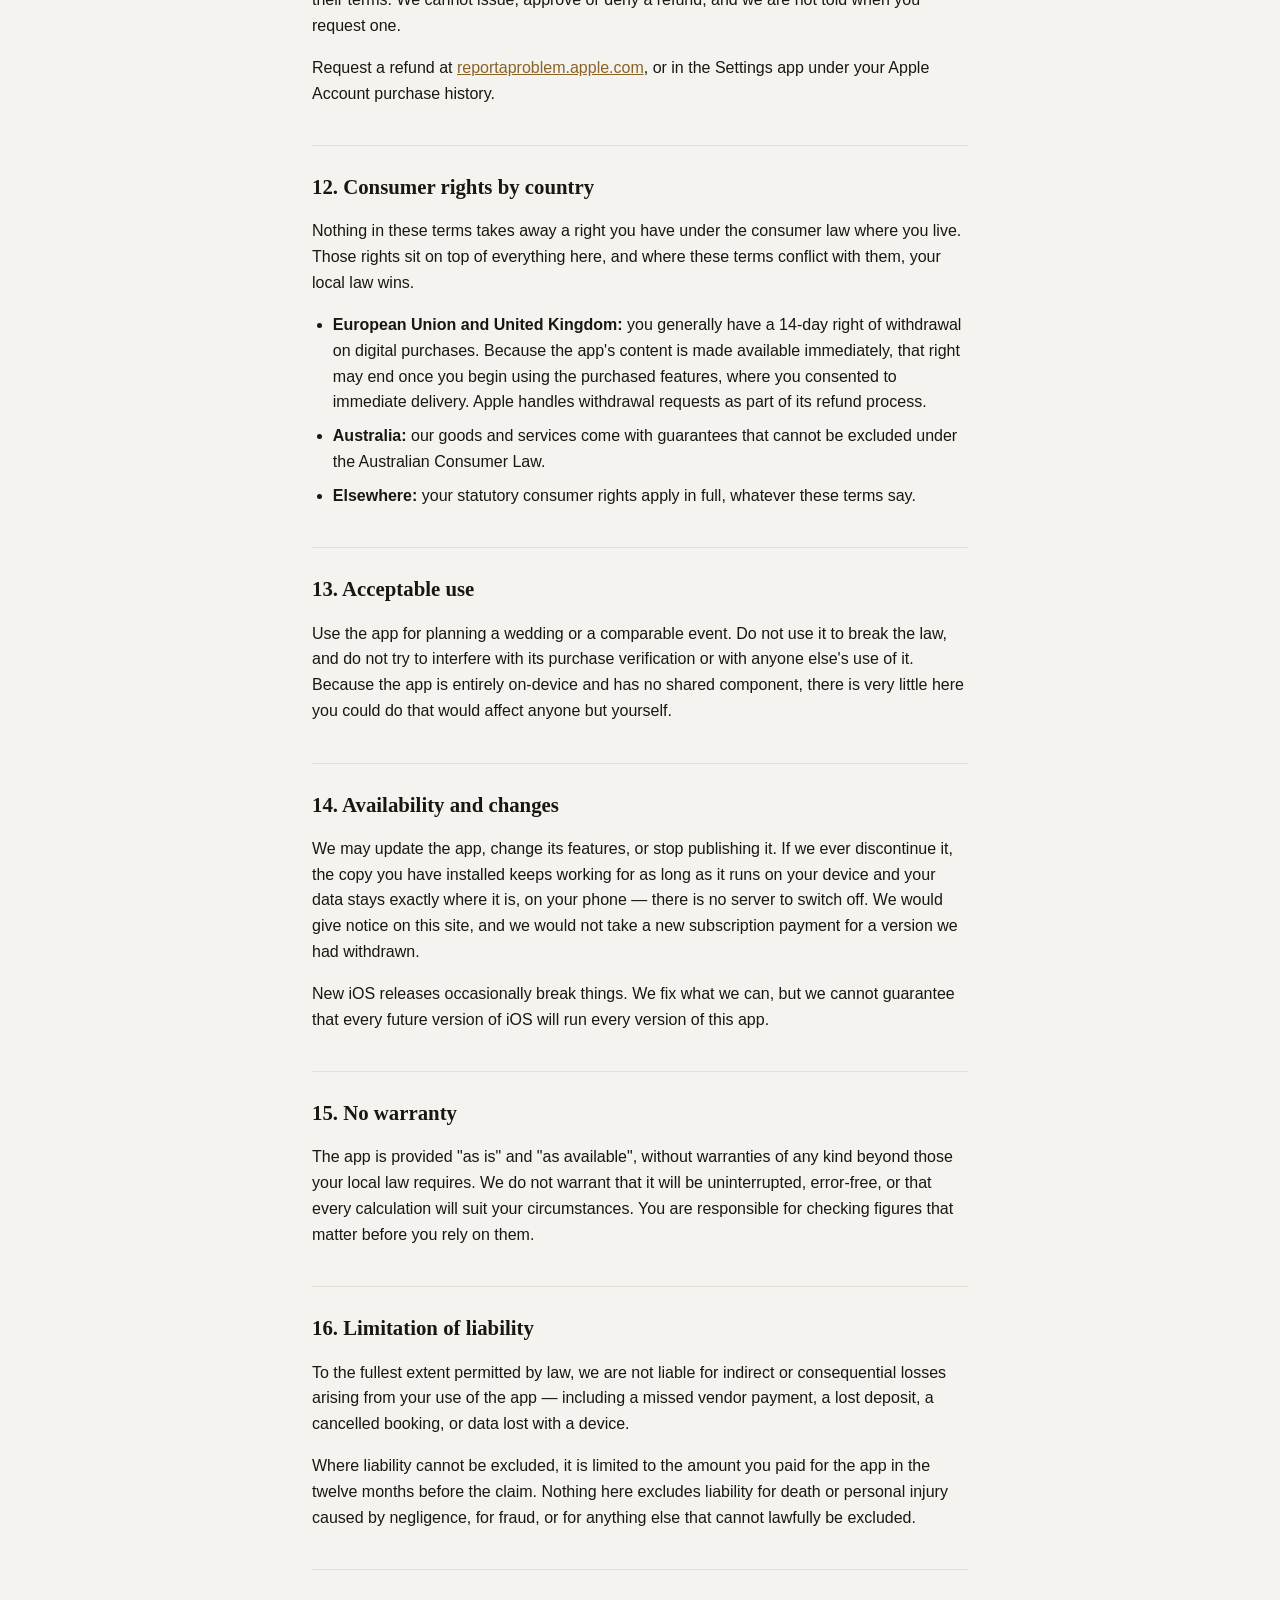
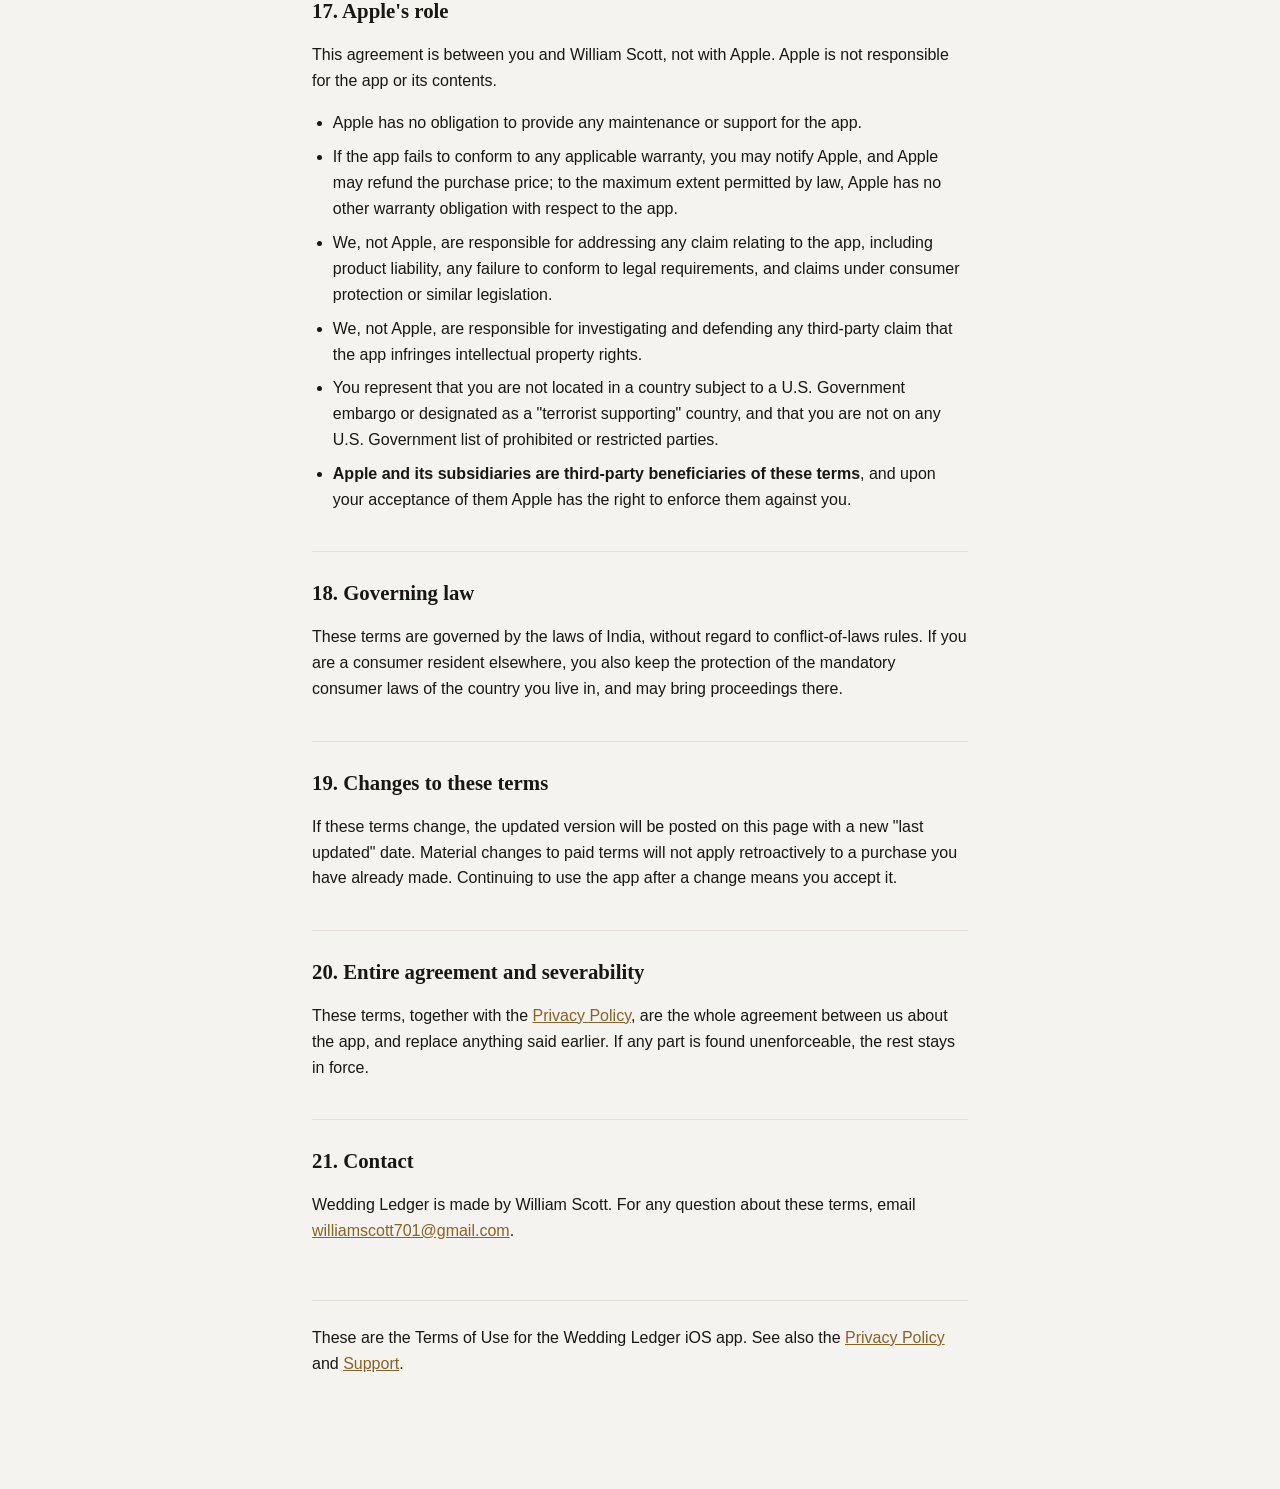
<file: terms.html>
<!DOCTYPE html>
<html lang="en">
<head>
<meta charset="UTF-8">
<meta name="viewport" content="width=device-width, initial-scale=1">
<title>Wedding Ledger Terms of Use</title>
<meta name="description" content="Terms of use for Wedding Ledger, a wedding budget and vendor tracker for iOS, including subscription, trial, cancellation and refund terms.">
<link rel="stylesheet" href="style.css">
<meta name="apple-itunes-app" content="app-id=6821674912">
<meta property="og:title" content="Wedding Ledger Terms of Use">
<meta property="og:description" content="Terms of use for Wedding Ledger, a wedding budget and vendor tracker for iOS, including subscription, trial, cancellation and refund terms.">
<meta property="og:type" content="website">
<meta property="og:url" content="https://williamscott701.github.io/weddingledger-support/terms.html">
</head>
<body>
<main>

  <h1>Wedding Ledger Terms of Use</h1>
  <p class="meta">Last updated: September 9, 2026</p>

  <p class="lede">These terms are the agreement between you and William Scott for the Wedding Ledger
  iOS app. They are written to be read, not to be survived. If something here is unclear, email and
  ask &mdash; the address is at the bottom.</p>

  <nav class="toc" aria-label="Table of contents">
    <p>On this page</p>
    <ol>
      <li><a href="#who">Who this agreement is with</a></li>
      <li><a href="#not-advice">Wedding Ledger is not financial advice</a></li>
      <li><a href="#licence">Your licence to use Wedding Ledger</a></li>
      <li><a href="#your-data">Your budget is yours</a></li>
      <li><a href="#free-and-pro">What's free, and what the Full Suite adds</a></li>
      <li><a href="#plans">Plans and prices</a></li>
      <li><a href="#subscription-terms">Subscription terms</a></li>
      <li><a href="#trials">Free trials</a></li>
      <li><a href="#lifetime">The lifetime unlock</a></li>
      <li><a href="#cancelling">Cancelling</a></li>
      <li><a href="#refunds">Refunds</a></li>
      <li><a href="#consumer-rights">Consumer rights by country</a></li>
      <li><a href="#acceptable-use">Acceptable use</a></li>
      <li><a href="#availability">Availability and changes</a></li>
      <li><a href="#warranty">No warranty</a></li>
      <li><a href="#liability">Limitation of liability</a></li>
      <li><a href="#apple">Apple's role</a></li>
      <li><a href="#law">Governing law</a></li>
      <li><a href="#changes">Changes to these terms</a></li>
      <li><a href="#entire">Entire agreement and severability</a></li>
      <li><a href="#contact">Contact</a></li>
    </ol>
  </nav>

  <h2 id="who">1. Who this agreement is with</h2>
  <p>Wedding Ledger is made and published by William Scott ("we", "us"). By downloading or using the
  app you agree to these terms. If you do not agree to them, do not use the app; if you have already
  bought it, see the refund section below.</p>
  <p>You need to be old enough to enter a contract where you live, and to hold an Apple Account, in
  order to buy anything in the app.</p>

  <div class="callout">
    <h2 id="not-advice">2. Wedding Ledger is not financial advice</h2>
    <p>Wedding Ledger is a record-keeping tool. It adds up figures you enter and shows you where you
    stand against a budget you set yourself. It does not give financial, tax, legal or investment
    advice, does not recommend what you should spend, and is not a substitute for advice from a
    qualified professional who knows your circumstances.</p>
    <p>The app does not connect to any bank, cannot see any account you hold, and cannot move money.
    Every figure in it is one you typed. <strong>You are responsible for paying your suppliers on
    time.</strong> The reminders are a convenience, not a guarantee: notifications can be delayed,
    silenced by Focus modes, or blocked at the system level, and a missed reminder is not a defence
    against a vendor's cancellation policy.</p>
  </div>

  <h2 id="licence">3. Your licence to use Wedding Ledger</h2>
  <p>We grant you a personal, non-transferable, non-exclusive licence to use Wedding Ledger on Apple
  devices you own or control, as permitted by the App Store Terms of Service. You may not sell,
  rent, sublicense, redistribute, reverse-engineer or attempt to extract the source code of the app,
  except to the extent that law expressly permits it regardless of this restriction.</p>
  <p>The app, its name, its icon and its design remain ours. Nothing in these terms transfers any
  intellectual property to you.</p>

  <h2 id="your-data">4. Your budget is yours</h2>
  <p>Everything you enter belongs to you. We claim no ownership of it and no licence over it. As set
  out in the <a href="privacy.html">Privacy Policy</a>, it never leaves your device in the first
  place, so there is nothing for us to claim rights over even if we wanted to.</p>
  <p>Because your data lives only on your device, keeping it safe is shared work: iOS and your
  backups do most of it, and you can export at any time with the Full Suite. We cannot recover data from a lost,
  wiped or broken device, because we never had a copy.</p>

  <h2 id="free-and-pro">5. What's free, and what the Full Suite adds</h2>
  <p>The free version of Wedding Ledger is a working budget, not a demo. You can set a total budget,
  use the full category breakdown, see your forecast and per-guest cost, and track up to five
  vendors, for as long as you like, at no cost.</p>
  <p>The Full Suite adds:</p>
  <ul>
    <li>unlimited vendors</li>
    <li>the payment schedule, with reminders before each payment falls due</li>
    <li>the printable PDF budget report</li>
    <li>CSV export of your budget, vendors and payment schedule</li>
  </ul>
  <p>We may add features to the Full Suite over time. We will not move a feature that is free today behind the
  paywall in a later version.</p>

  <h2 id="plans">6. Plans and prices</h2>
  <p>The Full Suite is offered in three ways. Prices shown here are the United States prices; the App Store
  charges you in your own currency at Apple's equivalent local price, which the app always displays
  before you buy.</p>
  <table>
    <thead><tr><th>Plan</th><th>Length</th><th>US price</th><th>Renews</th></tr></thead>
    <tbody>
      <tr><td>Full Suite, monthly</td><td>1 month</td><td>$9.99</td><td>Yes, monthly</td></tr>
      <tr><td>Full Suite, yearly</td><td>1 year</td><td>$49.99</td><td>Yes, yearly</td></tr>
      <tr><td>Full Suite, lifetime</td><td>One-time purchase</td><td>$69.99</td><td>No &mdash; never renews</td></tr>
    </tbody>
  </table>
  <p>A wedding is a one-off, so the lifetime option exists deliberately: if you would rather not have
  a subscription for something you need once, buy it once and be done. It is Family Shareable, so
  whoever you are marrying gets it too at no extra cost.</p>

  <h2 id="subscription-terms">7. Subscription terms</h2>
  <p>The monthly and yearly plans are auto-renewing subscriptions. In plain terms:</p>
  <ul>
    <li>Payment is charged to your Apple Account at confirmation of purchase.</li>
    <li><strong>The subscription renews automatically</strong> unless you turn off auto-renew at
    least 24 hours before the end of the current period.</li>
    <li>Your account is charged for renewal within 24 hours before the end of the current period, at
    the price of the plan you chose.</li>
    <li>You can manage your subscription and turn off auto-renew in your Apple Account settings after
    purchase &mdash; there is a shortcut to that screen in the app's Settings.</li>
    <li>If we change the price of a subscription, Apple will notify you and ask you to agree before
    the new price takes effect. If you do not agree, the subscription simply does not renew.</li>
  </ul>

  <h2 id="trials">8. Free trials</h2>
  <p>Both subscription plans may be offered with a free trial. Where one is offered, the app states
  its length on the purchase screen before you buy.</p>
  <ul>
    <li>The trial is free for its stated length, and converts into a paid subscription automatically
    at the end unless you cancel at least 24 hours before it ends.</li>
    <li>Any unused portion of a free trial is forfeited if you buy a subscription before the trial
    ends.</li>
    <li>A free trial is available once per Apple Account per subscription group. If you have used one
    before, the app will show you the plain price instead, without a trial.</li>
  </ul>

  <h2 id="lifetime">9. The lifetime unlock</h2>
  <p>The lifetime purchase is a single, non-recurring purchase. It does not renew and cannot lapse. "Lifetime"
  means the lifetime of the app: for as long as Wedding Ledger is available and runs on your device,
  the Full Suite stays unlocked for the Apple Account that bought it, on every device signed in to
  that account and for anyone in its Family Sharing group.</p>
  <p>It does not mean a guarantee that the app will be published forever &mdash; no developer can
  honestly promise that. See "Availability and changes" below.</p>
  <p>If you buy Lifetime while holding an active subscription, cancel the subscription yourself in
  your Apple Account settings; the app cannot cancel it for you, and Apple will otherwise keep
  charging it.</p>

  <h2 id="cancelling">10. Cancelling</h2>
  <p>You cancel a subscription through Apple, not through us &mdash; we have no ability to cancel it
  on your behalf, and no visibility into your billing.</p>
  <ul>
    <li><strong>On your device:</strong> Settings app &rarr; tap your name &rarr; Subscriptions
    &rarr; Wedding Ledger &rarr; Cancel Subscription. The app's own Settings screen has a button
    that takes you straight there.</li>
    <li>Cancelling stops future renewals. You keep the Full Suite until the end of the period you have already
    paid for.</li>
  </ul>
  <p>Once the subscription ends, the app returns to the free tier. <strong>Nothing you entered is
  deleted</strong>: your budget, vendors and payments all remain, and you can still see them. The
  paid features simply lock again, and you can export everything before that happens.</p>

  <h2 id="refunds">11. Refunds</h2>
  <p>All purchases are made through the App Store, so all refunds are handled by Apple under their
  terms. We cannot issue, approve or deny a refund, and we are not told when you request one.</p>
  <p>Request a refund at <a href="https://reportaproblem.apple.com">reportaproblem.apple.com</a>, or
  in the Settings app under your Apple Account purchase history.</p>

  <h2 id="consumer-rights">12. Consumer rights by country</h2>
  <p>Nothing in these terms takes away a right you have under the consumer law where you live. Those
  rights sit on top of everything here, and where these terms conflict with them, your local law
  wins.</p>
  <ul>
    <li><strong>European Union and United Kingdom:</strong> you generally have a 14-day right of
    withdrawal on digital purchases. Because the app's content is made available immediately, that
    right may end once you begin using the purchased features, where you consented to immediate
    delivery. Apple handles withdrawal requests as part of its refund process.</li>
    <li><strong>Australia:</strong> our goods and services come with guarantees that cannot be
    excluded under the Australian Consumer Law.</li>
    <li><strong>Elsewhere:</strong> your statutory consumer rights apply in full, whatever these
    terms say.</li>
  </ul>

  <h2 id="acceptable-use">13. Acceptable use</h2>
  <p>Use the app for planning a wedding or a comparable event. Do not use it to break the law, and do
  not try to interfere with its purchase verification or with anyone else's use of it. Because the
  app is entirely on-device and has no shared component, there is very little here you could do that
  would affect anyone but yourself.</p>

  <h2 id="availability">14. Availability and changes</h2>
  <p>We may update the app, change its features, or stop publishing it. If we ever discontinue it,
  the copy you have installed keeps working for as long as it runs on your device and your data stays
  exactly where it is, on your phone &mdash; there is no server to switch off. We would give notice
  on this site, and we would not take a new subscription payment for a version we had withdrawn.</p>
  <p>New iOS releases occasionally break things. We fix what we can, but we cannot guarantee that
  every future version of iOS will run every version of this app.</p>

  <h2 id="warranty">15. No warranty</h2>
  <p>The app is provided "as is" and "as available", without warranties of any kind beyond those your
  local law requires. We do not warrant that it will be uninterrupted, error-free, or that every
  calculation will suit your circumstances. You are responsible for checking figures that matter
  before you rely on them.</p>

  <h2 id="liability">16. Limitation of liability</h2>
  <p>To the fullest extent permitted by law, we are not liable for indirect or consequential losses
  arising from your use of the app &mdash; including a missed vendor payment, a lost deposit, a
  cancelled booking, or data lost with a device.</p>
  <p>Where liability cannot be excluded, it is limited to the amount you paid for the app in the
  twelve months before the claim. Nothing here excludes liability for death or personal injury caused
  by negligence, for fraud, or for anything else that cannot lawfully be excluded.</p>

  <h2 id="apple">17. Apple's role</h2>
  <p>This agreement is between you and William Scott, not with Apple. Apple is not responsible for
  the app or its contents.</p>
  <ul>
    <li>Apple has no obligation to provide any maintenance or support for the app.</li>
    <li>If the app fails to conform to any applicable warranty, you may notify Apple, and Apple may
    refund the purchase price; to the maximum extent permitted by law, Apple has no other warranty
    obligation with respect to the app.</li>
    <li>We, not Apple, are responsible for addressing any claim relating to the app, including
    product liability, any failure to conform to legal requirements, and claims under consumer
    protection or similar legislation.</li>
    <li>We, not Apple, are responsible for investigating and defending any third-party claim that the
    app infringes intellectual property rights.</li>
    <li>You represent that you are not located in a country subject to a U.S. Government embargo or
    designated as a "terrorist supporting" country, and that you are not on any U.S. Government list
    of prohibited or restricted parties.</li>
    <li><strong>Apple and its subsidiaries are third-party beneficiaries of these terms</strong>, and
    upon your acceptance of them Apple has the right to enforce them against you.</li>
  </ul>

  <h2 id="law">18. Governing law</h2>
  <p>These terms are governed by the laws of India, without regard to conflict-of-laws rules. If you
  are a consumer resident elsewhere, you also keep the protection of the mandatory consumer laws of
  the country you live in, and may bring proceedings there.</p>

  <h2 id="changes">19. Changes to these terms</h2>
  <p>If these terms change, the updated version will be posted on this page with a new "last updated"
  date. Material changes to paid terms will not apply retroactively to a purchase you have already
  made. Continuing to use the app after a change means you accept it.</p>

  <h2 id="entire">20. Entire agreement and severability</h2>
  <p>These terms, together with the <a href="privacy.html">Privacy Policy</a>, are the whole
  agreement between us about the app, and replace anything said earlier. If any part is found
  unenforceable, the rest stays in force.</p>

  <h2 id="contact">21. Contact</h2>
  <p>Wedding Ledger is made by William Scott. For any question about these terms, email
  <a href="mailto:williamscott701@gmail.com">williamscott701@gmail.com</a>.</p>

  <footer>
    <p>These are the Terms of Use for the Wedding Ledger iOS app. See also the
    <a href="privacy.html">Privacy Policy</a> and <a href="index.html">Support</a>.</p>
  </footer>
</main>
</body>
</html>
</file>
<file: style.css>
:root{
  color-scheme: light dark;
  --bg:#F5F3EF;
  --surface:#FFFFFF;
  --ink:#1A1712;
  --ink-soft:#5F5850;
  --accent:#8A6224;
  --rule:#E5DFD5;
  --amber:#8A6224;
  --callout-bg:#EFE9DE;
  --mono-bg:#EFE9DE;
}
@media (prefers-color-scheme: dark){
  :root{
    --bg:#121110;
    --surface:#1B1A17;
    --ink:#EDEAE4;
    --ink-soft:#A09A90;
    --accent:#CDA463;
    --rule:#2C2A25;
    --amber:#CDA463;
    --callout-bg:#221F1A;
    --mono-bg:#221F1A;
  }
}
*{ box-sizing:border-box; }
html{ scroll-behavior:smooth; }
body{
  margin:0;
  background:var(--bg);
  color:var(--ink);
  font-family:-apple-system,BlinkMacSystemFont,"Segoe UI",Roboto,Helvetica,Arial,sans-serif;
  line-height:1.62;
}
main{
  max-width:44rem;
  margin:0 auto;
  padding:2.75rem 1.5rem 6rem;
}
h1{
  font-family:Georgia,"Iowan Old Style","Palatino Linotype",Palatino,serif;
  font-size:1.9rem;
  line-height:1.25;
  margin:0 0 .35rem;
  color:var(--ink);
}
h2{
  font-family:Georgia,"Iowan Old Style","Palatino Linotype",Palatino,serif;
  font-size:1.3rem;
  margin:2.4rem 0 .9rem;
  padding-top:1.5rem;
  border-top:1px solid var(--rule);
  color:var(--ink);
  scroll-margin-top:1rem;
}
h3{ font-size:1.05rem; margin:1.6rem 0 .6rem; color:var(--ink); }
p, li{ font-size:1rem; color:var(--ink); }
p{ margin:0 0 1rem; }
.meta{ color:var(--ink-soft); font-size:.95rem; margin:0 0 2.25rem; }
.lede{ color:var(--ink-soft); font-size:1.08rem; }
a{ color:var(--accent); }
ul, ol{ padding-left:1.3rem; margin:0 0 1rem; }
li{ margin-bottom:.5rem; }
.callout{
  background:var(--callout-bg);
  border-left:4px solid var(--amber);
  border-radius:10px;
  padding:1.2rem 1.4rem .2rem;
  margin:1.75rem 0;
}
.callout h2, .callout h3{ margin-top:0; border-top:none; padding-top:0; }
.toc{
  background:var(--surface);
  border:1px solid var(--rule);
  border-radius:12px;
  padding:1.1rem 1.4rem;
  margin:2.25rem 0;
}
.toc p{
  margin:0 0 .6rem;
  font-weight:600;
  font-size:.8rem;
  text-transform:uppercase;
  letter-spacing:.06em;
  color:var(--ink-soft);
}
.toc ol{ margin:0; padding-left:1.2rem; }
.toc li{ margin-bottom:.4rem; font-size:.95rem; }
.toc a{ text-decoration:none; }
.toc a:hover{ text-decoration:underline; }
table{
  width:100%;
  border-collapse:collapse;
  margin:1.25rem 0;
  font-size:.95rem;
}
th, td{
  text-align:left;
  padding:.55rem .7rem;
  border-bottom:1px solid var(--rule);
  vertical-align:top;
}
th{ color:var(--ink-soft); font-size:.85rem; text-transform:uppercase; letter-spacing:.05em; }
code{
  background:var(--mono-bg);
  padding:.1rem .35rem;
  border-radius:4px;
  font-size:.9em;
}
footer{
  margin-top:3.5rem;
  padding-top:1.5rem;
  border-top:1px solid var(--rule);
  color:var(--ink-soft);
  font-size:.9rem;
}
strong{ color:var(--ink); }
</file>
